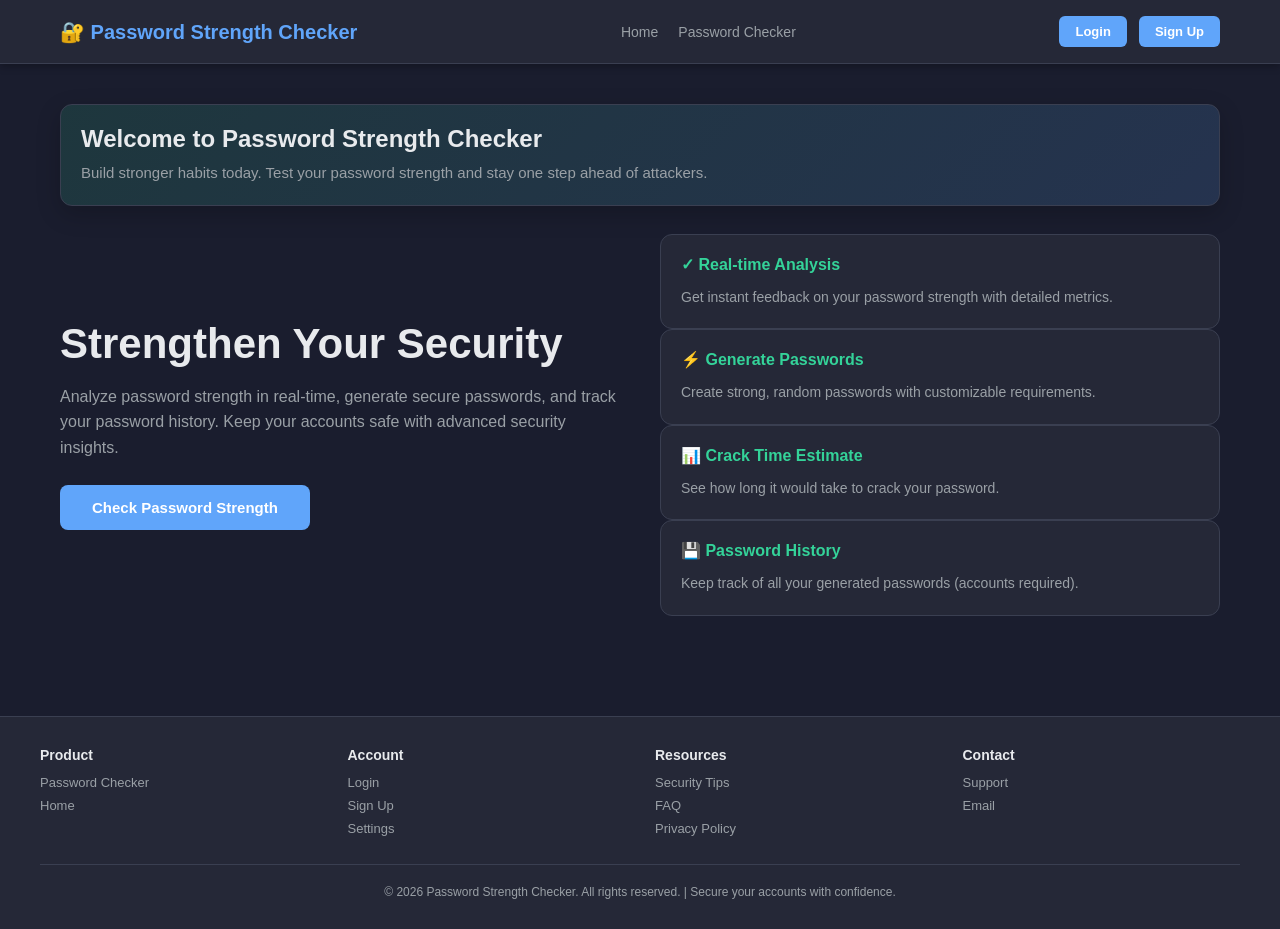
<file: index.html>
<!DOCTYPE html>
<html lang="en">
<head>
    <meta charset="UTF-8">
    <meta name="viewport" content="width=device-width, initial-scale=1.0">
    <title>Password Strength Checker - Secure Your Accounts</title>
    <link rel="stylesheet" href="website-style.css">
</head>
<body>
<div class="decorative-blob"></div>

<!-- HEADER & NAVIGATION -->
<header class="website-header">
    <div class="header-container">
        <a href="index.html" class="logo">🔐 Password Strength Checker</a>
        <nav class="nav-links">
            <a href="index.html#home" class="nav btn">
                <i class="fas fa-home"></i> Home
            </a>
            <a href="checker.html">Password Checker</a>
        </nav>
        <div class="auth-section">
            <!-- Populated by app.js -->
        </div>
    </div>
</header>

<!-- MAIN CONTENT -->
<main>
    <section class="welcome-board" id="welcomeBoard">
        <!-- Populated by app.js -->
    </section>

    <!-- HERO SECTION -->
    <section class="hero-section">
        <div class="hero-text">
            <h1>Strengthen Your Security</h1>
            <p>Analyze password strength in real-time, generate secure passwords, and track your password history. Keep your accounts safe with advanced security insights.</p>
            <a href="checker.html" class="btn-primary">Check Password Strength</a>
        </div>
        <div class="hero-features">
            <div class="feature-card">
                <h3>✓ Real-time Analysis</h3>
                <p>Get instant feedback on your password strength with detailed metrics.</p>
            </div>
            <div class="feature-card">
                <h3>⚡ Generate Passwords</h3>
                <p>Create strong, random passwords with customizable requirements.</p>
            </div>
            <div class="feature-card">
                <h3>📊 Crack Time Estimate</h3>
                <p>See how long it would take to crack your password.</p>
            </div>
            <div class="feature-card">
                <h3>💾 Password History</h3>
                <p>Keep track of all your generated passwords (accounts required).</p>
            </div>
        </div>
    </section>

    <!-- PASSWORD CHECKER REMOVED FROM HOME - simple CTA provided -->
    <!-- <section class="placeholder-section">
        <div style="max-width:720px;margin:40px auto;text-align:center;padding:24px;background:rgba(255,255,255,0.02);border-radius:12px;border:1px solid rgba(255,255,255,0.03);">
            <h2 style="font-size:22px;margin-bottom:12px;color:var(--text-primary);">Password checker moved to its own page</h2>
            <p style="color:var(--text-secondary);margin-bottom:18px;">To keep the homepage focused and faster to load, the interactive checker was moved out of the homepage. Use the dedicated checker from the navigation or generate and manage passwords after signing up.</p>
            <div style="display:flex;gap:12px;justify-content:center;">
                <a href="signup.html" class="btn-primary">Create Account</a>
                <a href="login.html" class="btn-primary" style="background:var(--medium);">Login</a>
            </div>
        </div>
    </section> -->
</main>

<!-- FOOTER -->
<footer class="website-footer">
    <div class="footer-container">
        <div class="footer-section">
            <h4>Product</h4>
            <a href="checker.html">Password Checker</a>
            <a href="index.html">Home</a>
        </div>
        <div class="footer-section">
            <h4>Account</h4>
            <a href="login.html">Login</a>
            <a href="signup.html">Sign Up</a>
            <a href="settings.html">Settings</a>
        </div>
        <div class="footer-section">
            <h4>Resources</h4>
            <a href="#">Security Tips</a>
            <a href="#">FAQ</a>
            <a href="#">Privacy Policy</a>
        </div>
        <div class="footer-section">
            <h4>Contact</h4>
            <a href="#">Support</a>
            <a href="#">Email</a>
        </div>
    </div>
    <div class="footer-bottom">
        <p>&copy; 2026 Password Strength Checker. All rights reserved. | Secure your accounts with confidence.</p>
    </div>
</footer>

<script src="app.js"></script>
<script>
    document.addEventListener('DOMContentLoaded', () => {
        initializeHomePage();
    });
</script>
</body>
</html>
</file>
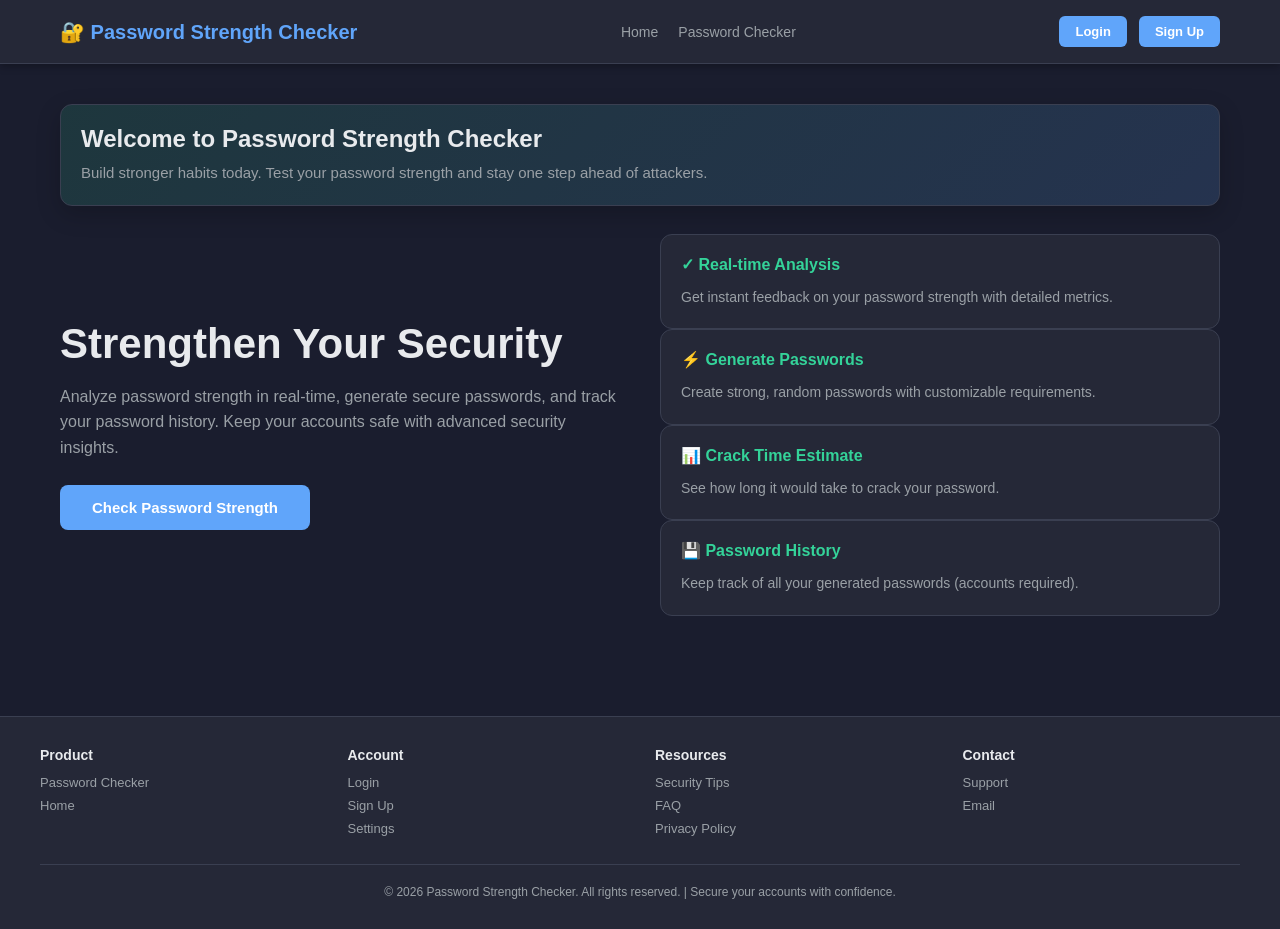
<file: PSC/index.html>
<!-- redeploy -->
<!DOCTYPE html>
<html lang="en">
<head>
    <meta charset="UTF-8">
    <meta name="viewport" content="width=device-width, initial-scale=1.0">
    <title>Password Strength Checker - Secure Your Accounts</title>
    <link rel="stylesheet" href="website-style.css">
</head>
<body>
<div class="decorative-blob"></div>

<!-- HEADER & NAVIGATION -->
<header class="website-header">
    <div class="header-container">
        <a href="index.html" class="logo">🔐 Password Strength Checker</a>
        <nav class="nav-links">
            <a href="index.html#home" class="nav btn">
                <i class="fas fa-home"></i> Home
            </a>
            <a href="checker.html">Password Checker</a>
        </nav>
        <div class="auth-section">
            <!-- Populated by app.js -->
        </div>
    </div>
</header>

<!-- MAIN CONTENT -->
<main>
    <section class="welcome-board" id="welcomeBoard">
        <!-- Populated by app.js -->
    </section>

    <!-- HERO SECTION -->
    <section class="hero-section">
        <div class="hero-text">
            <h1>Strengthen Your Security</h1>
            <p>Analyze password strength in real-time, generate secure passwords, and track your password history. Keep your accounts safe with advanced security insights.</p>
            <a href="checker.html" class="btn-primary">Check Password Strength</a>
        </div>
        <div class="hero-features">
            <div class="feature-card">
                <h3>✓ Real-time Analysis</h3>
                <p>Get instant feedback on your password strength with detailed metrics.</p>
            </div>
            <div class="feature-card">
                <h3>⚡ Generate Passwords</h3>
                <p>Create strong, random passwords with customizable requirements.</p>
            </div>
            <div class="feature-card">
                <h3>📊 Crack Time Estimate</h3>
                <p>See how long it would take to crack your password.</p>
            </div>
            <div class="feature-card">
                <h3>💾 Password History</h3>
                <p>Keep track of all your generated passwords (accounts required).</p>
            </div>
        </div>
    </section>

    <!-- PASSWORD CHECKER REMOVED FROM HOME - simple CTA provided -->
    <!-- <section class="placeholder-section">
        <div style="max-width:720px;margin:40px auto;text-align:center;padding:24px;background:rgba(255,255,255,0.02);border-radius:12px;border:1px solid rgba(255,255,255,0.03);">
            <h2 style="font-size:22px;margin-bottom:12px;color:var(--text-primary);">Password checker moved to its own page</h2>
            <p style="color:var(--text-secondary);margin-bottom:18px;">To keep the homepage focused and faster to load, the interactive checker was moved out of the homepage. Use the dedicated checker from the navigation or generate and manage passwords after signing up.</p>
            <div style="display:flex;gap:12px;justify-content:center;">
                <a href="signup.html" class="btn-primary">Create Account</a>
                <a href="login.html" class="btn-primary" style="background:var(--medium);">Login</a>
            </div>
        </div>
    </section> -->
</main>

<!-- FOOTER -->
<footer class="website-footer">
    <div class="footer-container">
        <div class="footer-section">
            <h4>Product</h4>
            <a href="checker.html">Password Checker</a>
            <a href="index.html">Home</a>
        </div>
        <div class="footer-section">
            <h4>Account</h4>
            <a href="login.html">Login</a>
            <a href="signup.html">Sign Up</a>
            <a href="settings.html">Settings</a>
        </div>
        <div class="footer-section">
            <h4>Resources</h4>
            <a href="#">Security Tips</a>
            <a href="#">FAQ</a>
            <a href="#">Privacy Policy</a>
        </div>
        <div class="footer-section">
            <h4>Contact</h4>
            <a href="#">Support</a>
            <a href="#">Email</a>
        </div>
    </div>
    <div class="footer-bottom">
        <p>&copy; 2026 Password Strength Checker. All rights reserved. | Secure your accounts with confidence.</p>
    </div>
</footer>


<script src="app.js"></script>
<script>
    document.addEventListener('DOMContentLoaded', () => {
        initializeHomePage();
    });
</script>
</body>
</html>
</file>
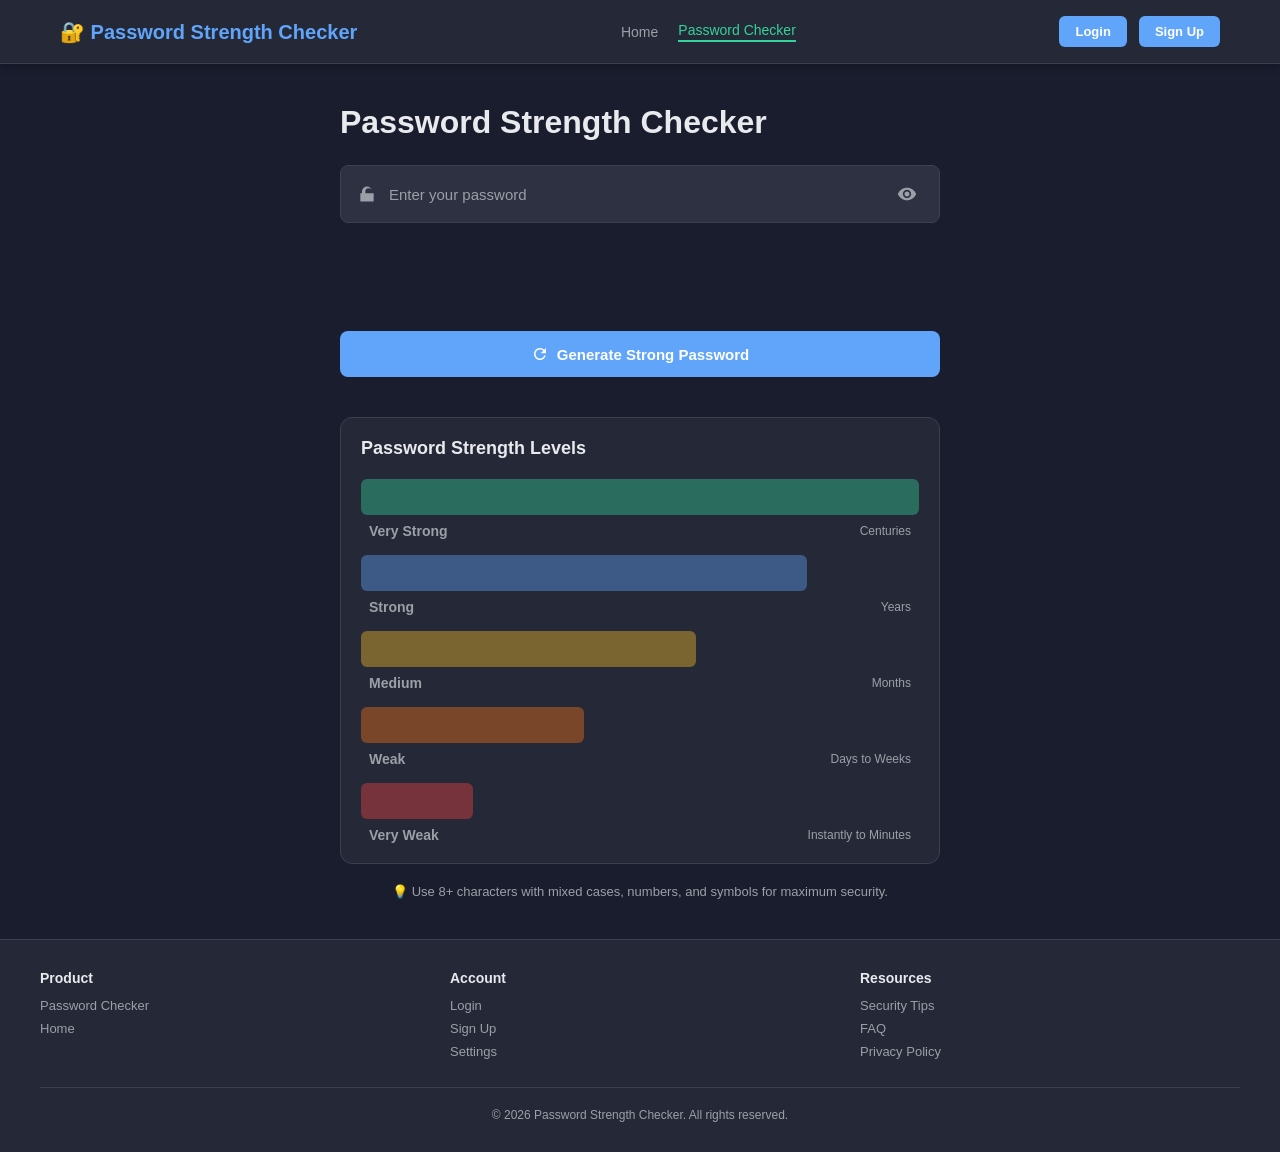
<file: checker.html>
<!DOCTYPE html>
<html lang="en">
<head>
    <meta charset="UTF-8">
    <meta name="viewport" content="width=device-width, initial-scale=1.0">
    <title>Password Checker - Password Strength Checker</title>
    <link rel="stylesheet" href="website-style.css">
</head>
<body>
<div class="decorative-blob"></div>

<!-- HEADER & NAVIGATION -->
<header class="website-header">
    <div class="header-container">
        <a href="index.html" class="logo">🔐 Password Strength Checker</a>
        <nav class="nav-links">
            <a href="index.html">Home</a>
            <a href="checker.html" class="active">Password Checker</a>
        </nav>
        <div class="auth-section">
            <!-- Populated by app.js -->
        </div>
    </div>
</header>

<!-- MAIN CONTENT -->
<main>
    <section class="password-section">
        <h1 class="page-title">Password Strength Checker</h1>

        <label class="input-wrap">
            <svg class="icon" viewBox="0 0 24 24" aria-hidden="true"><path fill="currentColor" d="M12 17a2 2 0 1 0 0-4 2 2 0 0 0 0 4zm6-6V9a6 6 0 0 0-12 0v2H4v10h16V11h-2zm-8-2a4 4 0 0 1 8 0v2H10V9z"/></svg>
            <input type="password" id="password" placeholder="Enter your password" autocomplete="new-password">
            <button type="button" class="toggle-password" id="togglePassword" aria-label="Toggle password visibility">
                <svg class="eye-icon" viewBox="0 0 24 24" aria-hidden="true">
                    <path class="eye-open" fill="currentColor" d="M12 4.5C7 4.5 2.73 7.61 1 12c1.73 4.39 6 7.5 11 7.5s9.27-3.11 11-7.5c-1.73-4.39-6-7.5-11-7.5zM12 17c-2.76 0-5-2.24-5-5s2.24-5 5-5 5 2.24 5 5-2.24 5-5 5zm0-8c-1.66 0-3 1.34-3 3s1.34 3 3 3 3-1.34 3-3-1.34-3-3-3z"/>
                    <path class="eye-closed" fill="currentColor" d="M12 7c2.76 0 5 2.24 5 5 0 .65-.13 1.26-.36 1.83l2.92 2.92c1.51-1.26 2.7-2.89 3.43-4.75-1.73-4.39-6-7.5-11-7.5-1.4 0-2.74.25-3.98.7l2.16 2.16C10.74 7.13 11.35 7 12 7zM2 4.27l2.28 2.28.46.46C3.08 8.3 1.78 10.02 1 12c1.73 4.39 6 7.5 11 7.5 1.55 0 3.03-.3 4.38-.84l.42.42L19.73 22 21 20.73 3.27 3 2 4.27zM7.53 9.8l1.55 1.55c-.05.21-.08.43-.08.65 0 1.66 1.34 3 3 3 .22 0 .44-.03.65-.08l1.55 1.55c-.67.33-1.41.53-2.2.53-2.76 0-5-2.24-5-5 0-.79.2-1.53.53-2.2zm4.31-.78l3.15 3.15.02-.16c0-1.66-1.34-3-3-3l-.17.01z"/>
                </svg>
            </button>
        </label>

        <div class="strength-info">
            <div class="strength-text" id="strengthText"></div>
            <div class="crack-time" id="crackTimeText"></div>
        </div>

        <div class="copy-container">
            <button type="button" class="copy-btn" id="copyBtn" style="display: none;">
                <svg class="btn-icon" viewBox="0 0 24 24" aria-hidden="true">
                    <path fill="currentColor" d="M16 1H4c-1.1 0-2 .9-2 2v14h2V3h12V1zm3 4H8c-1.1 0-2 .9-2 2v14c0 1.1.9 2 2 2h11c1.1 0 2-.9 2-2V7c0-1.1-.9-2-2-2zm0 16H8V7h11v14z"/>
                </svg>
                Copy Password
            </button>
        </div>

        <button type="button" class="generate-btn" id="generateBtn">
            <svg class="btn-icon" viewBox="0 0 24 24" aria-hidden="true">
                <path fill="currentColor" d="M17.65 6.35A7.958 7.958 0 0 0 12 4c-4.42 0-7.99 3.58-7.99 8s3.57 8 7.99 8c3.73 0 6.84-2.55 7.73-6h-2.08A5.99 5.99 0 0 1 12 18c-3.31 0-6-2.69-6-6s2.69-6 6-6c1.66 0 3.14.69 4.22 1.78L13 11h7V4l-2.35 2.35z"/>
            </svg>
            Generate Strong Password
        </button>

        <div class="strength-table">
            <h3 class="table-title">Password Strength Levels</h3>
            <div class="strength-bars">
                <div class="strength-bar" data-level="very-strong">
                    <div class="bar-fill very-strong-bar"></div>
                    <div class="bar-info">
                        <span class="bar-label">Very Strong</span>
                        <span class="bar-time">Centuries</span>
                    </div>
                </div>
                <div class="strength-bar" data-level="strong">
                    <div class="bar-fill strong-bar"></div>
                    <div class="bar-info">
                        <span class="bar-label">Strong</span>
                        <span class="bar-time">Years</span>
                    </div>
                </div>
                <div class="strength-bar" data-level="medium">
                    <div class="bar-fill medium-bar"></div>
                    <div class="bar-info">
                        <span class="bar-label">Medium</span>
                        <span class="bar-time">Months</span>
                    </div>
                </div>
                <div class="strength-bar" data-level="weak">
                    <div class="bar-fill weak-bar"></div>
                    <div class="bar-info">
                        <span class="bar-label">Weak</span>
                        <span class="bar-time">Days to Weeks</span>
                    </div>
                </div>
                <div class="strength-bar" data-level="very-weak">
                    <div class="bar-fill very-weak-bar"></div>
                    <div class="bar-info">
                        <span class="bar-label">Very Weak</span>
                        <span class="bar-time">Instantly to Minutes</span>
                    </div>
                </div>
            </div>
        </div>

        <p class="note">💡 Use 8+ characters with mixed cases, numbers, and symbols for maximum security.</p>
    </section>
</main>

<!-- FOOTER -->
<footer class="website-footer">
    <div class="footer-container">
        <div class="footer-section">
            <h4>Product</h4>
            <a href="checker.html">Password Checker</a>
            <a href="index.html">Home</a>
        </div>
        <div class="footer-section">
            <h4>Account</h4>
            <a href="login.html">Login</a>
            <a href="signup.html">Sign Up</a>
            <a href="settings.html">Settings</a>
        </div>
        <div class="footer-section">
            <h4>Resources</h4>
            <a href="#">Security Tips</a>
            <a href="#">FAQ</a>
            <a href="#">Privacy Policy</a>
        </div>
    </div>
    <div class="footer-bottom">
        <p>&copy; 2026 Password Strength Checker. All rights reserved.</p>
    </div>
</footer>

<script src="app.js"></script>
<script>
    document.addEventListener('DOMContentLoaded', () => {
        initializePasswordCheckPage();
    });
</script>
</body>
</html>
</file>
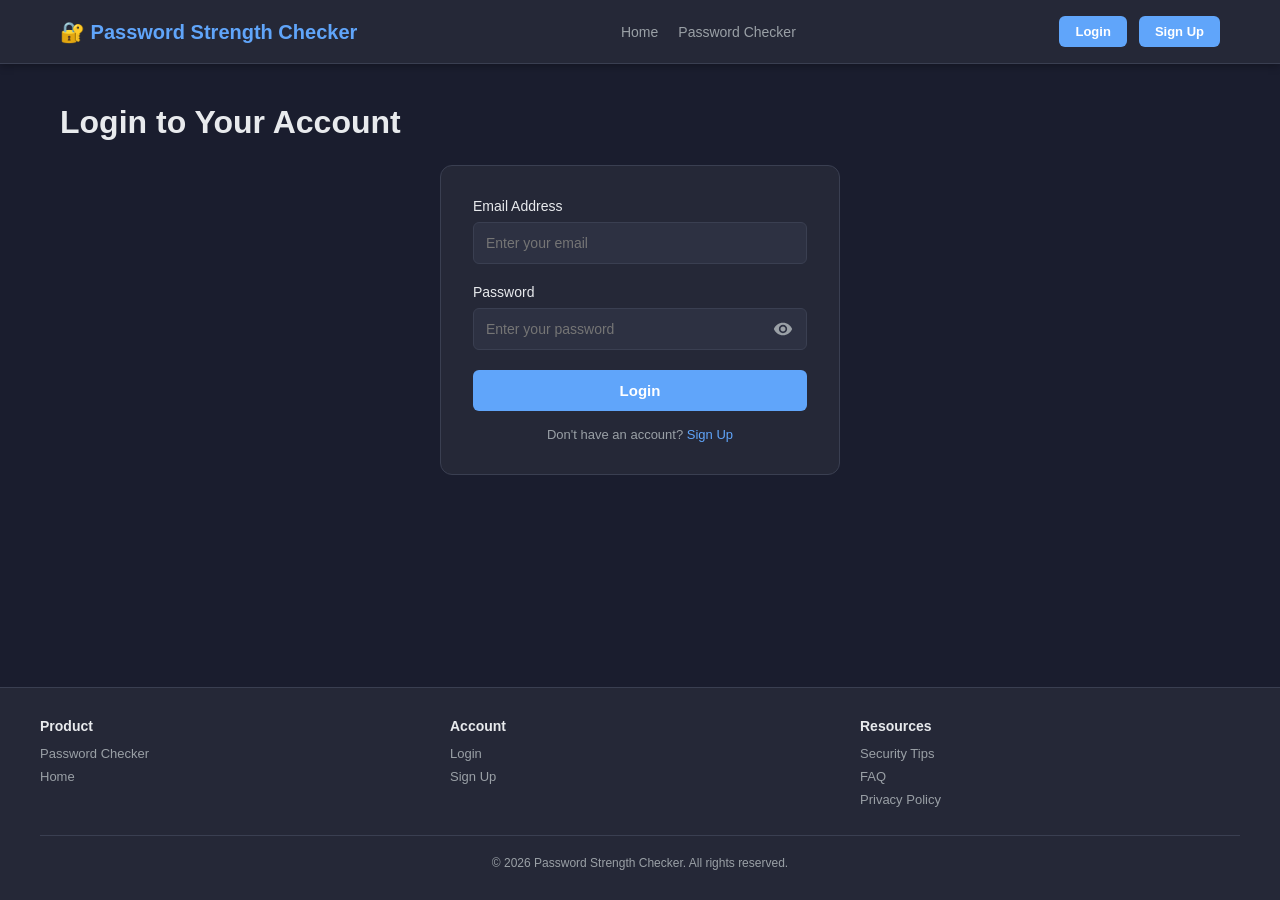
<file: history.html>
<!DOCTYPE html>
<html lang="en">
<head>
    <meta charset="UTF-8">
    <meta name="viewport" content="width=device-width, initial-scale=1.0">
    <title>Password History - Password Strength Checker</title>
    <link rel="stylesheet" href="website-style.css">
</head>
<body>
<div class="decorative-blob"></div>

<!-- HEADER & NAVIGATION -->
<header class="website-header">
    <div class="header-container">
        <a href="index.html" class="logo">🔐 Password Strength Checker</a>
        <nav class="nav-links">
            <a href="index.html">Home</a>
            <a href="checker.html">Password Checker</a>
        </nav>
        <div class="auth-section">
            <!-- Populated by app.js -->
        </div>
    </div>
</header>

<!-- MAIN CONTENT -->
<main>
    <h1 class="page-title">Password History</h1>
    
    <div class="history-container">
        <div class="history-controls">
            <button class="active" id="viewAllBtn">All Passwords</button>
            <button id="viewStrongBtn">Strong Only</button>
            <button id="clearHistory" class="btn-logout">Clear All</button>
        </div>

        <div class="history-list" id="historyList">
            <!-- Populated by app.js -->
        </div>
    </div>
</main>

<!-- FOOTER -->
<footer class="website-footer">
    <div class="footer-container">
        <div class="footer-section">
            <h4>Product</h4>
            <a href="checker.html">Password Checker</a>
            <a href="index.html">Home</a>
        </div>
        <div class="footer-section">
            <h4>Account</h4>
            <a href="login.html">Login</a>
            <a href="signup.html">Sign Up</a>
            <a href="settings.html">Settings</a>
        </div>
        <div class="footer-section">
            <h4>Resources</h4>
            <a href="#">Security Tips</a>
            <a href="#">FAQ</a>
            <a href="#">Privacy Policy</a>
        </div>
    </div>
    <div class="footer-bottom">
        <p>&copy; 2026 Password Strength Checker. All rights reserved.</p>
    </div>
</footer>

<script src="app.js"></script>
<script>
    document.addEventListener('DOMContentLoaded', () => {
        initializeHistoryPage();
    });
</script>
</body>
</html>
</file>
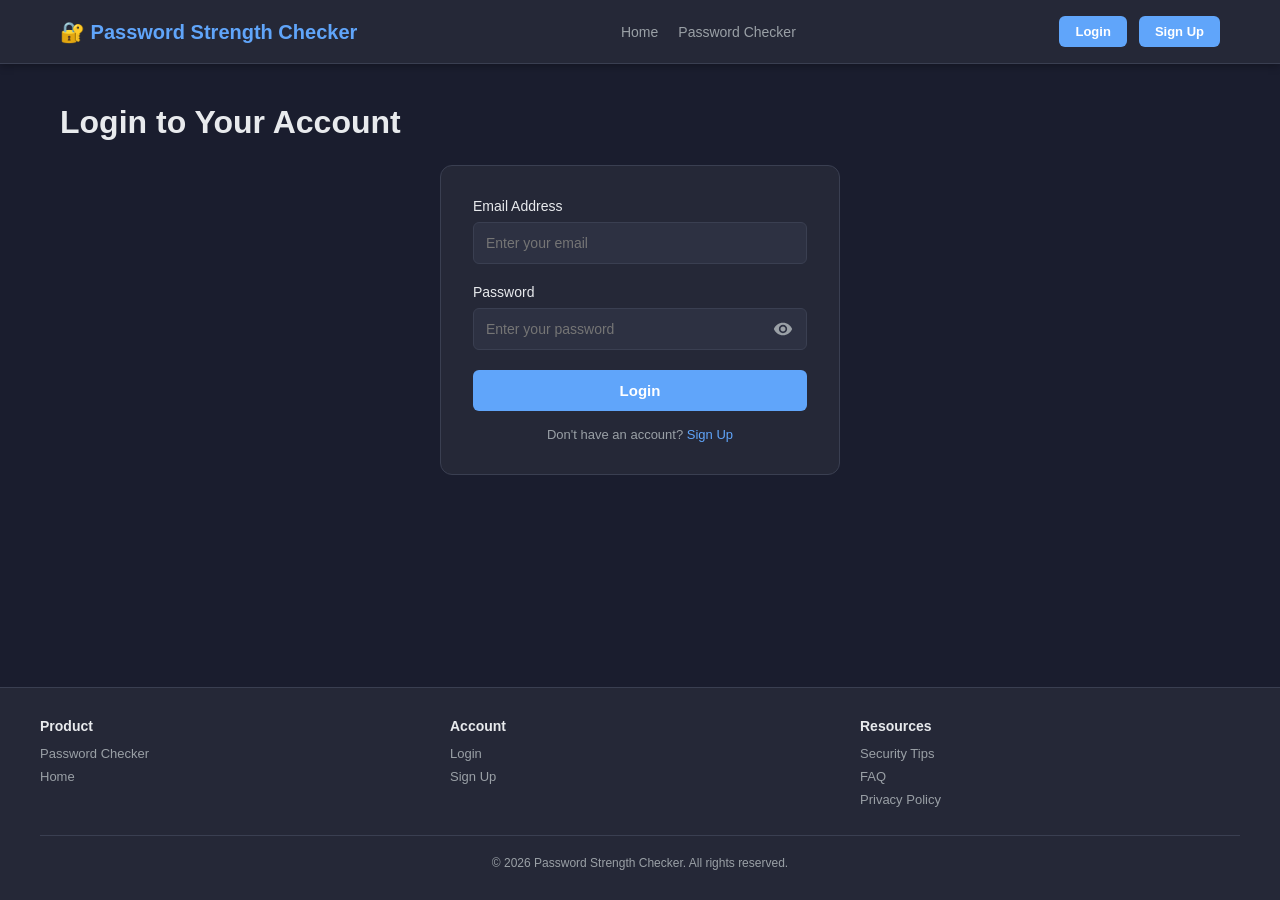
<file: login.html>
<!DOCTYPE html>
<html lang="en">
<head>
    <meta charset="UTF-8">
    <meta name="viewport" content="width=device-width, initial-scale=1.0">
    <title>Login - Password Strength Checker</title>
    <link rel="stylesheet" href="website-style.css">
</head>
<body>
<div class="decorative-blob"></div>

<!-- HEADER & NAVIGATION -->
<header class="website-header">
    <div class="header-container">
        <a href="index.html" class="logo">🔐 Password Strength Checker</a>
        <nav class="nav-links">
            <a href="index.html">Home</a>
            <a href="checker.html">Password Checker</a>
        </nav>
        <div class="auth-section">
            <!-- Populated by app.js -->
        </div>
    </div>
</header>

<!-- MAIN CONTENT -->
<main>
    <h1 class="page-title">Login to Your Account</h1>
    
    <div class="form-container">
        <form id="loginForm">
            <div class="form-group">
                <label for="loginEmail">Email Address</label>
                <input type="email" id="loginEmail" placeholder="Enter your email" required>
            </div>

            <div class="form-group">
                <label for="loginPassword">Password</label>
                <div class="password-field">
                    <input type="password" id="loginPassword" placeholder="Enter your password" required>
                    <button type="button" class="toggle-password" id="toggleLoginPassword" aria-label="Show password">
                        <svg class="eye-icon" viewBox="0 0 24 24" aria-hidden="true">
                            <path class="eye-open" fill="currentColor" d="M12 4.5C7 4.5 2.73 7.61 1 12c1.73 4.39 6 7.5 11 7.5s9.27-3.11 11-7.5c-1.73-4.39-6-7.5-11-7.5zM12 17c-2.76 0-5-2.24-5-5s2.24-5 5-5 5 2.24 5 5-2.24 5-5 5zm0-8c-1.66 0-3 1.34-3 3s1.34 3 3 3 3-1.34 3-3-1.34-3-3-3z"/>
                            <path class="eye-closed" fill="currentColor" d="M12 7c2.76 0 5 2.24 5 5 0 .65-.13 1.26-.36 1.83l2.92 2.92c1.51-1.26 2.7-2.89 3.43-4.75-1.73-4.39-6-7.5-11-7.5-1.4 0-2.74.25-3.98.7l2.16 2.16C10.74 7.13 11.35 7 12 7zM2 4.27l2.28 2.28.46.46C3.08 8.3 1.78 10.02 1 12c1.73 4.39 6 7.5 11 7.5 1.55 0 3.03-.3 4.38-.84l.42.42L19.73 22 21 20.73 3.27 3 2 4.27zM7.53 9.8l1.55 1.55c-.05.21-.08.43-.08.65 0 1.66 1.34 3 3 3 .22 0 .44-.03.65-.08l1.55 1.55c-.67.33-1.41.53-2.2.53-2.76 0-5-2.24-5-5 0-.79.2-1.53.53-2.2zm4.31-.78l3.15 3.15.02-.16c0-1.66-1.34-3-3-3l-.17.01z"/>
                        </svg>
                    </button>
                </div>
            </div>

            <button type="submit" class="form-btn">Login</button>

            <div class="form-switch">
                Don't have an account? <a href="signup.html">Sign Up</a>
            </div>
        </form>
    </div>
</main>

<!-- FOOTER -->
<footer class="website-footer">
    <div class="footer-container">
        <div class="footer-section">
            <h4>Product</h4>
            <a href="checker.html">Password Checker</a>
            <a href="index.html">Home</a>
        </div>
        <div class="footer-section">
            <h4>Account</h4>
            <a href="login.html">Login</a>
            <a href="signup.html">Sign Up</a>
        </div>
        <div class="footer-section">
            <h4>Resources</h4>
            <a href="#">Security Tips</a>
            <a href="#">FAQ</a>
            <a href="#">Privacy Policy</a>
        </div>
    </div>
    <div class="footer-bottom">
        <p>&copy; 2026 Password Strength Checker. All rights reserved.</p>
    </div>
</footer>

<script src="app.js"></script>
<script>
    document.addEventListener('DOMContentLoaded', () => {
        initializeLoginPage();
    });
</script>
</body>
</html>
</file>
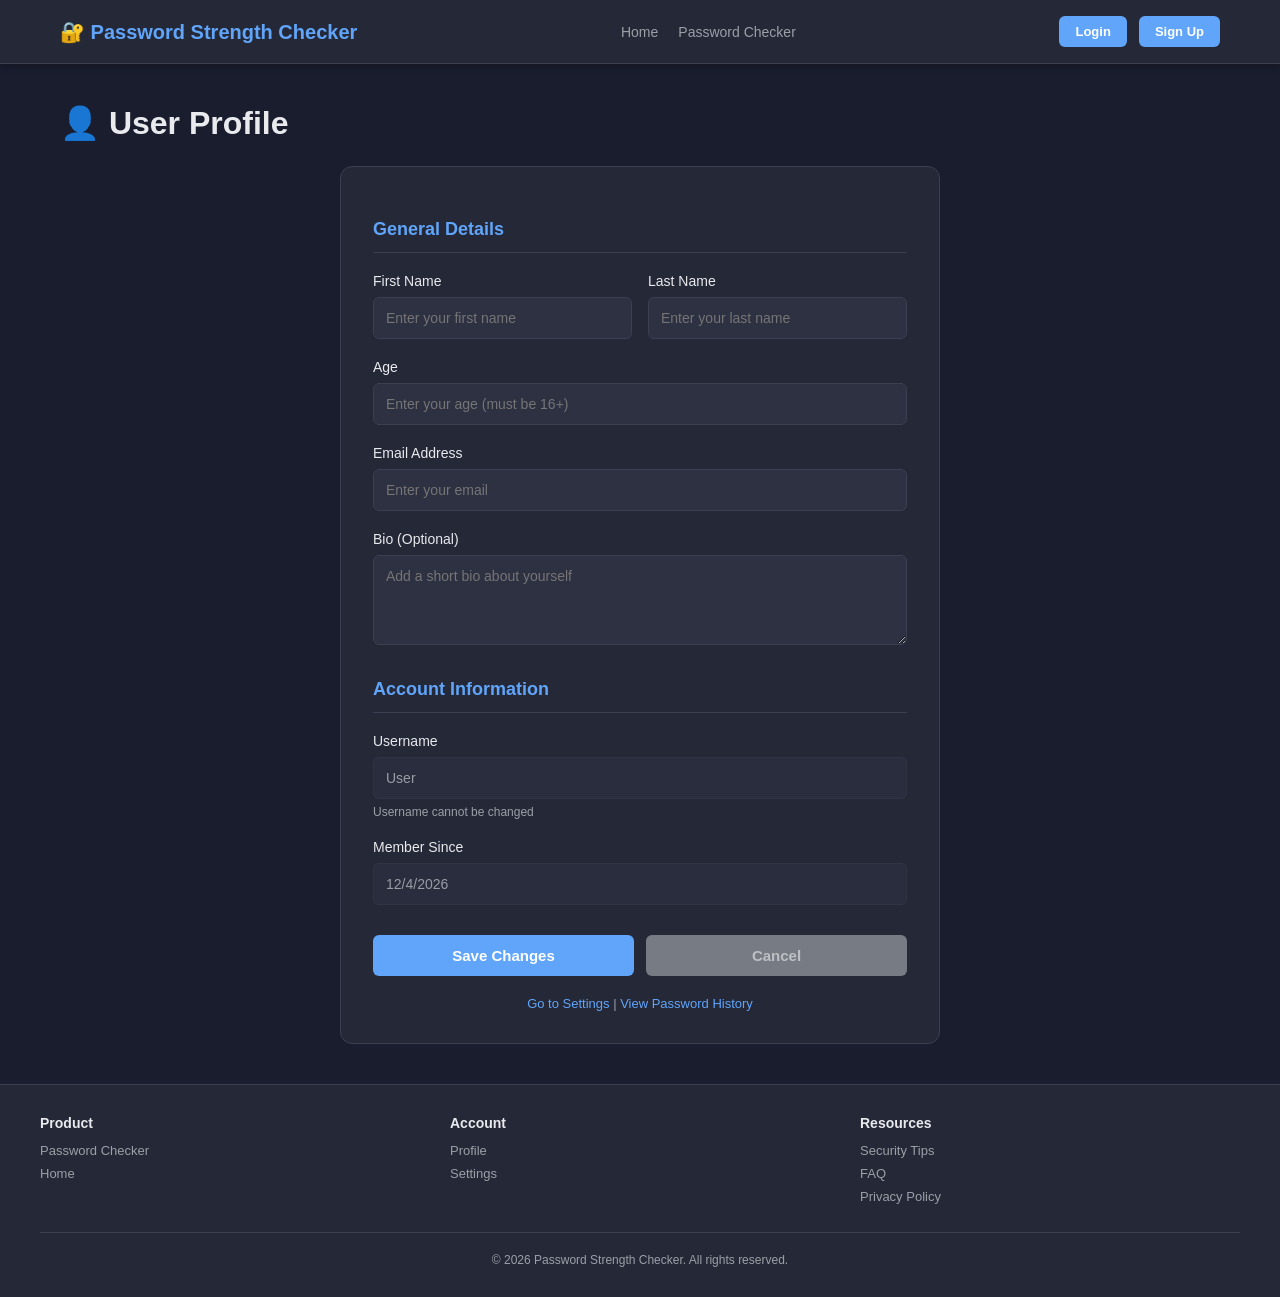
<file: profile.html>
<!DOCTYPE html>
<html lang="en">
<head>
    <meta charset="UTF-8">
    <meta name="viewport" content="width=device-width, initial-scale=1.0">
    <title>User Profile - Password Strength Checker</title>
    <link rel="stylesheet" href="website-style.css">
</head>
<body>
<div class="decorative-blob"></div>

<!-- HEADER & NAVIGATION -->
<header class="website-header">
    <div class="header-container">
        <a href="index.html" class="logo">🔐 Password Strength Checker</a>
        <nav class="nav-links">
            <a href="index.html">Home</a>
            <a href="checker.html">Password Checker</a>
        </nav>
        <div class="auth-section">
            <!-- Populated by app.js -->
        </div>
    </div>
</header>

<!-- MAIN CONTENT -->
<main>
    <h1 class="page-title">👤 User Profile</h1>
    
    <div class="form-container profile-container">
        <form id="profileForm">
            <h2 class="profile-section-title">General Details</h2>
            
            <!-- Name Fields Side by Side -->
            <div class="form-row">
                <div class="form-group form-col">
                    <label for="profileFirstName">First Name</label>
                    <input type="text" id="profileFirstName" placeholder="Enter your first name" required>
                </div>

                <div class="form-group form-col">
                    <label for="profileLastName">Last Name</label>
                    <input type="text" id="profileLastName" placeholder="Enter your last name" required>
                </div>
            </div>

            <!-- Age Field -->
            <div class="form-group">
                <label for="profileAge">Age</label>
                <input type="number" id="profileAge" placeholder="Enter your age (must be 16+)" min="16" max="120" required>
                <span class="form-error" id="ageError" style="display: none; color: var(--very-weak); font-size: 12px; margin-top: 4px;">Age must be 16 years or older</span>
            </div>

            <!-- Email Field -->
            <div class="form-group">
                <label for="profileEmail">Email Address</label>
                <input type="email" id="profileEmail" placeholder="Enter your email" required>
            </div>

            <!-- Bio Field -->
            <div class="form-group">
                <label for="profileBio">Bio (Optional)</label>
                <textarea id="profileBio" placeholder="Add a short bio about yourself" rows="4" style="width: 100%; padding: 12px; background: var(--bg-input); border: 1px solid var(--border); border-radius: 6px; color: var(--text-primary); font-size: 14px; font-family: inherit; resize: vertical;"></textarea>
            </div>

            <!-- Account Information Section -->
            <h2 class="profile-section-title" style="margin-top: 30px;">Account Information</h2>
            
            <div class="form-group">
                <label for="profileUsername">Username</label>
                <input type="text" id="profileUsername" placeholder="Your username" disabled style="background: var(--bg-input); opacity: 0.6; cursor: not-allowed;">
                <span class="form-hint">Username cannot be changed</span>
            </div>

            <div class="form-group">
                <label for="profileMemberSince">Member Since</label>
                <input type="text" id="profileMemberSince" placeholder="Join date" disabled style="background: var(--bg-input); opacity: 0.6; cursor: not-allowed;">
            </div>

            <!-- Action Buttons -->
            <div class="button-group" style="display: flex; gap: 12px; margin-top: 30px;">
                <button type="submit" class="form-btn" style="flex: 1;">Save Changes</button>
                <button type="reset" class="form-btn btn-secondary" style="flex: 1; background: var(--text-secondary); opacity: 0.7;">Cancel</button>
            </div>

            <div class="form-switch" style="margin-top: 20px;">
                <a href="settings.html" style="color: var(--strong);">Go to Settings</a> | 
                <a href="history.html" style="color: var(--strong);">View Password History</a>
            </div>
        </form>
    </div>
</main>

<!-- FOOTER -->
<footer class="website-footer">
    <div class="footer-container">
        <div class="footer-section">
            <h4>Product</h4>
            <a href="checker.html">Password Checker</a>
            <a href="index.html">Home</a>
        </div>
        <div class="footer-section">
            <h4>Account</h4>
            <a href="profile.html">Profile</a>
            <a href="settings.html">Settings</a>
        </div>
        <div class="footer-section">
            <h4>Resources</h4>
            <a href="#">Security Tips</a>
            <a href="#">FAQ</a>
            <a href="#">Privacy Policy</a>
        </div>
    </div>
    <div class="footer-bottom">
        <p>&copy; 2026 Password Strength Checker. All rights reserved.</p>
    </div>
</footer>

<script src="app.js"></script>
<script>
    document.addEventListener('DOMContentLoaded', () => {
        initializeProfilePage();
    });

    function initializeProfilePage() {
        const profileForm = document.getElementById('profileForm');
        const ageInput = document.getElementById('profileAge');
        const ageError = document.getElementById('ageError');

        // Load user profile data from current user or localStorage
        let userData = null;
        const currentUser = JSON.parse(localStorage.getItem('psc_currentUser'));
        if (currentUser) {
            userData = currentUser;
        } else {
            userData = JSON.parse(localStorage.getItem('userData')) || {};
        }
        
        if (userData) {
            document.getElementById('profileFirstName').value = userData.firstName || '';
            document.getElementById('profileLastName').value = userData.lastName || '';
            document.getElementById('profileAge').value = userData.age || '';
            document.getElementById('profileEmail').value = userData.email || currentUser?.email || '';
            document.getElementById('profileBio').value = userData.bio || '';
            document.getElementById('profileUsername').value = userData.email || currentUser?.email || 'User';
            document.getElementById('profileMemberSince').value = userData.createdAt ? new Date(userData.createdAt).toLocaleDateString() : new Date().toLocaleDateString();
        }

        // Age validation - must be 16 or older
        ageInput.addEventListener('change', () => {
            const age = parseInt(ageInput.value);
            if (age < 16) {
                ageError.style.display = 'block';
                ageInput.style.borderColor = 'var(--very-weak)';
            } else {
                ageError.style.display = 'none';
                ageInput.style.borderColor = 'var(--border)';
            }
        });

        ageInput.addEventListener('input', () => {
            const age = parseInt(ageInput.value);
            if (age && age < 16) {
                ageError.style.display = 'block';
            } else {
                ageError.style.display = 'none';
            }
        });

        // Form submission
        profileForm.addEventListener('submit', (e) => {
            e.preventDefault();

            const firstName = document.getElementById('profileFirstName').value.trim();
            const lastName = document.getElementById('profileLastName').value.trim();
            const age = parseInt(document.getElementById('profileAge').value);
            const email = document.getElementById('profileEmail').value.trim();
            const bio = document.getElementById('profileBio').value.trim();

            // Validate age
            if (age < 16) {
                alert('⚠️ Age must be 16 years or older');
                ageError.style.display = 'block';
                return;
            }

            if (!firstName || !lastName || !email) {
                alert('⚠️ Please fill in all required fields');
                return;
            }

            // Save profile data
            const profileData = {
                firstName,
                lastName,
                age,
                email,
                bio,
                username: userData.username || userData.email || 'User',
                joinDate: userData.joinDate || userData.createdAt || new Date().toLocaleDateString()
            };

            // Update user profile in localStorage
            localStorage.setItem('userData', JSON.stringify(profileData));

            // Update the current user session
            const currentUser = JSON.parse(localStorage.getItem('psc_currentUser'));
            if (currentUser) {
                currentUser.firstName = firstName;
                currentUser.lastName = lastName;
                currentUser.age = age;
                currentUser.email = email;
                currentUser.bio = bio;
                localStorage.setItem('psc_currentUser', JSON.stringify(currentUser));

                // Also update in the users database
                const users = JSON.parse(localStorage.getItem('psc_users') || '{}');
                const userEmail = currentUser.email || currentUser.storageKey;
                if (users[userEmail]) {
                    users[userEmail].firstName = firstName;
                    users[userEmail].lastName = lastName;
                    users[userEmail].age = age;
                    if (bio) users[userEmail].bio = bio;
                    localStorage.setItem('psc_users', JSON.stringify(users));
                }
            }

            // Update welcome board if on home page
            const welcomeBoard = document.getElementById('welcomeBoard');
            if (welcomeBoard) {
                welcomeBoard.innerHTML = `
                    <h2>Welcome, ${firstName}!</h2>
                    <p>Strong passwords are your first defense. Run a quick check now and keep your accounts safe.</p>
                `;
            }

            alert('✓ Profile updated successfully!');
            console.log('Profile saved:', profileData);
        });
    }
</script>
</body>
</html>
</file>
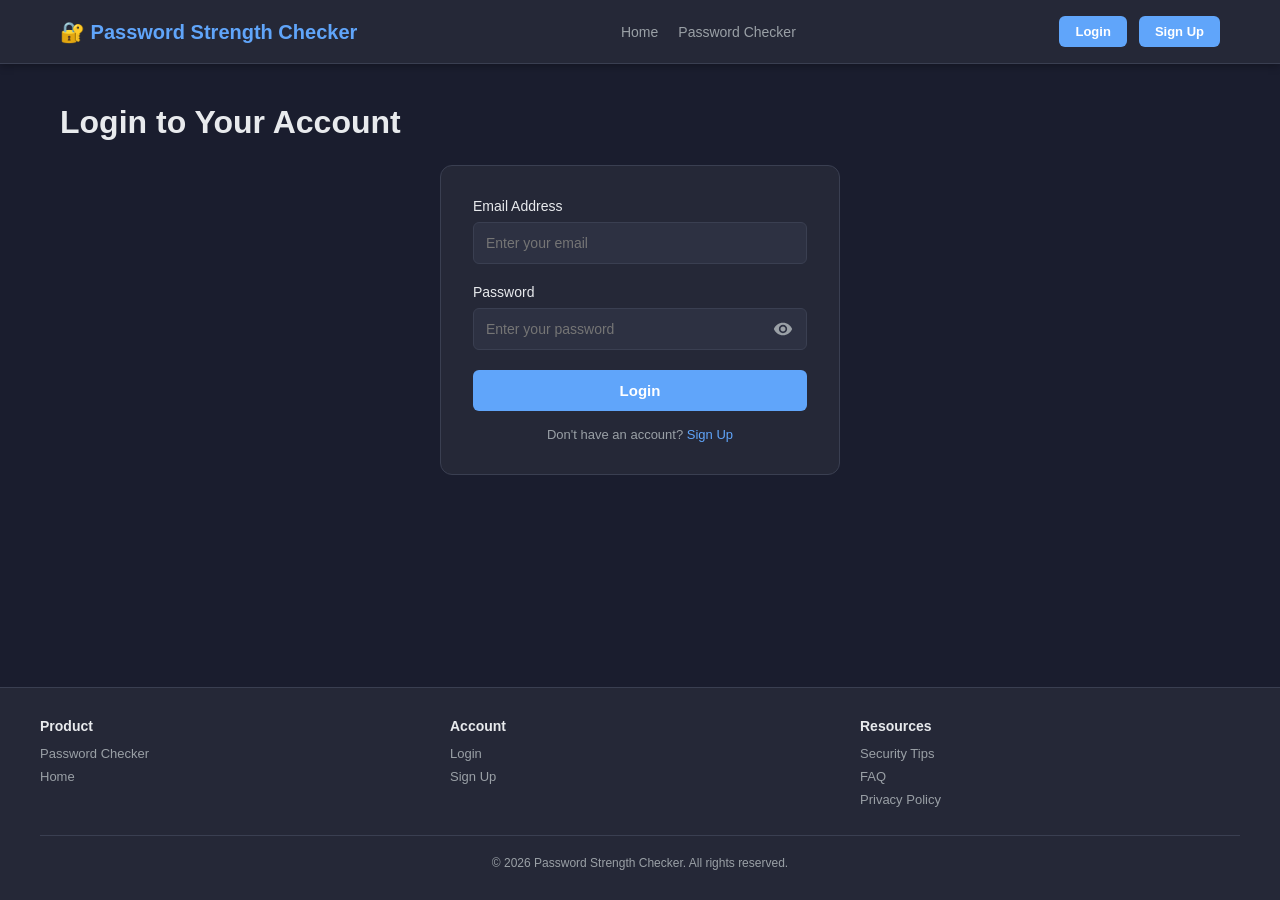
<file: settings.html>
<!DOCTYPE html>
<html lang="en">
<head>
    <meta charset="UTF-8">
    <meta name="viewport" content="width=device-width, initial-scale=1.0">
    <title>Settings - Password Strength Checker</title>
    <link rel="stylesheet" href="website-style.css">
</head>
<body>
<div class="decorative-blob"></div>

<!-- HEADER & NAVIGATION -->
<header class="website-header">
    <div class="header-container">
        <a href="index.html" class="logo">🔐 Password Strength Checker</a>
        <nav class="nav-links">
            <a href="index.html">Home</a>
            <a href="checker.html">Password Checker</a>
        </nav>
        <div class="auth-section">
            <!-- Populated by app.js -->
        </div>
    </div>
</header>

<!-- MAIN CONTENT -->
<main>
    <h1 class="page-title">Account Settings</h1>
    
    <div class="settings-container">
        <!-- Security Settings -->
        <div class="settings-section">
            <h3>🔒 Security Settings</h3>
            
            <div class="setting-item">
                <label class="setting-label">Auto-Logout Time (minutes)</label>
                <p class="setting-description">Automatically log out after inactivity</p>
                <input type="number" id="autoLogoutMinutes" class="setting-input" min="5" max="240" value="30">
            </div>

            <div class="setting-item">
                <label class="setting-label">Password History Limit</label>
                <p class="setting-description">Maximum number of passwords to keep in history</p>
                <input type="number" id="historyLimit" class="setting-input" min="10" max="200" value="50">
            </div>

            <div class="setting-item">
                <label class="setting-label">Enable Notifications</label>
                <p class="setting-description">Get alerts for important account activities</p>
                <div class="setting-toggle" id="notificationsToggle">
                    <div class="toggle-switch active">
                        <div class="toggle-slider"></div>
                    </div>
                    <span>Enabled</span>
                </div>
            </div>
        </div>

        <!-- Password Strength Features -->
        <div class="settings-section">
            <h3>⚡ Password Strength Features</h3>
            
            <div class="setting-item">
                <label class="setting-label">Minimum Password Length</label>
                <p class="setting-description">Recommended: 8+ characters</p>
                <div class="setting-description">✓ Current: 8 characters</div>
            </div>

            <div class="setting-item">
                <label class="setting-label">Required Character Types</label>
                <p class="setting-description">For "Very Strong" password rating:</p>
                <ul style="margin-left: 20px; font-size: 13px; color: var(--text-secondary);">
                    <li>✓ Uppercase letters (A-Z)</li>
                    <li>✓ Lowercase letters (a-z)</li>
                    <li>✓ Numbers (0-9)</li>
                    <li>✓ Special symbols (!@#$%^&*)</li>
                </ul>
            </div>

            <div class="setting-item">
                <label class="setting-label">Crack Time Estimation</label>
                <p class="setting-description">See how long it would take to crack your password with 1 billion guesses/second</p>
            </div>
        </div>

        <!-- Account Actions -->
        <div class="settings-section">
            <h3>⚙️ Account Actions</h3>
            
            <div class="setting-item">
                <button class="form-btn" id="saveSettings" style="width: 100%; max-width: 200px;">Save Settings</button>
            </div>

            <div class="setting-item">
                <label class="setting-label">Logout</label>
                <p class="setting-description">End your current session</p>
                <button class="form-btn btn-logout" onclick="auth.logout(); window.location.href='index.html';" style="width: 100%; max-width: 200px;">Logout Now</button>
            </div>
        </div>

        <!-- Password Strength Components Info -->
        <div class="settings-section">
            <h3>📊 Password Strength Components</h3>
            
            <div class="setting-item">
                <label class="setting-label">Strength Levels</label>
                <div style="margin-top: 12px; display: grid; gap: 8px;">
                    <div style="padding: 8px; background: var(--bg-input); border-radius: 6px; font-size: 13px;">
                        <strong style="color: var(--very-strong);">Very Strong (5/5)</strong> - Centuries to crack
                    </div>
                    <div style="padding: 8px; background: var(--bg-input); border-radius: 6px; font-size: 13px;">
                        <strong style="color: var(--strong);">Strong (4/5)</strong> - Years to crack
                    </div>
                    <div style="padding: 8px; background: var(--bg-input); border-radius: 6px; font-size: 13px;">
                        <strong style="color: var(--medium);">Medium (3/5)</strong> - Months to crack
                    </div>
                    <div style="padding: 8px; background: var(--bg-input); border-radius: 6px; font-size: 13px;">
                        <strong style="color: var(--weak);">Weak (2/5)</strong> - Days to Weeks to crack
                    </div>
                    <div style="padding: 8px; background: var(--bg-input); border-radius: 6px; font-size: 13px;">
                        <strong style="color: var(--very-weak);">Very Weak (0-1/5)</strong> - Instantly to Minutes
                    </div>
                </div>
            </div>

            <div class="setting-item">
                <label class="setting-label">Recommended Features</label>
                <ul style="margin-left: 20px; font-size: 13px; color: var(--text-secondary);">
                    <li>✓ Toggle password visibility while typing</li>
                    <li>✓ Generate strong random passwords instantly</li>
                    <li>✓ View password strength analysis in real-time</li>
                    <li>✓ Keep history of created passwords (requires account)</li>
                    <li>✓ Copy passwords with one click</li>
                    <li>✓ Auto-logout for security</li>
                </ul>
            </div>
        </div>
    </div>
</main>

<!-- FOOTER -->
<footer class="website-footer">
    <div class="footer-container">
        <div class="footer-section">
            <h4>Product</h4>
            <a href="checker.html">Password Checker</a>
            <a href="index.html">Home</a>
        </div>
        <div class="footer-section">
            <h4>Account</h4>
            <a href="login.html">Login</a>
            <a href="signup.html">Sign Up</a>
            <a href="settings.html">Settings</a>
        </div>
        <div class="footer-section">
            <h4>Resources</h4>
            <a href="#">Security Tips</a>
            <a href="#">FAQ</a>
            <a href="#">Privacy Policy</a>
        </div>
    </div>
    <div class="footer-bottom">
        <p>&copy; 2026 Password Strength Checker. All rights reserved.</p>
    </div>
</footer>

<script src="app.js"></script>
<script>
    document.addEventListener('DOMContentLoaded', () => {
        initializeSettingsPage();
    });
</script>
</body>
</html>
</file>
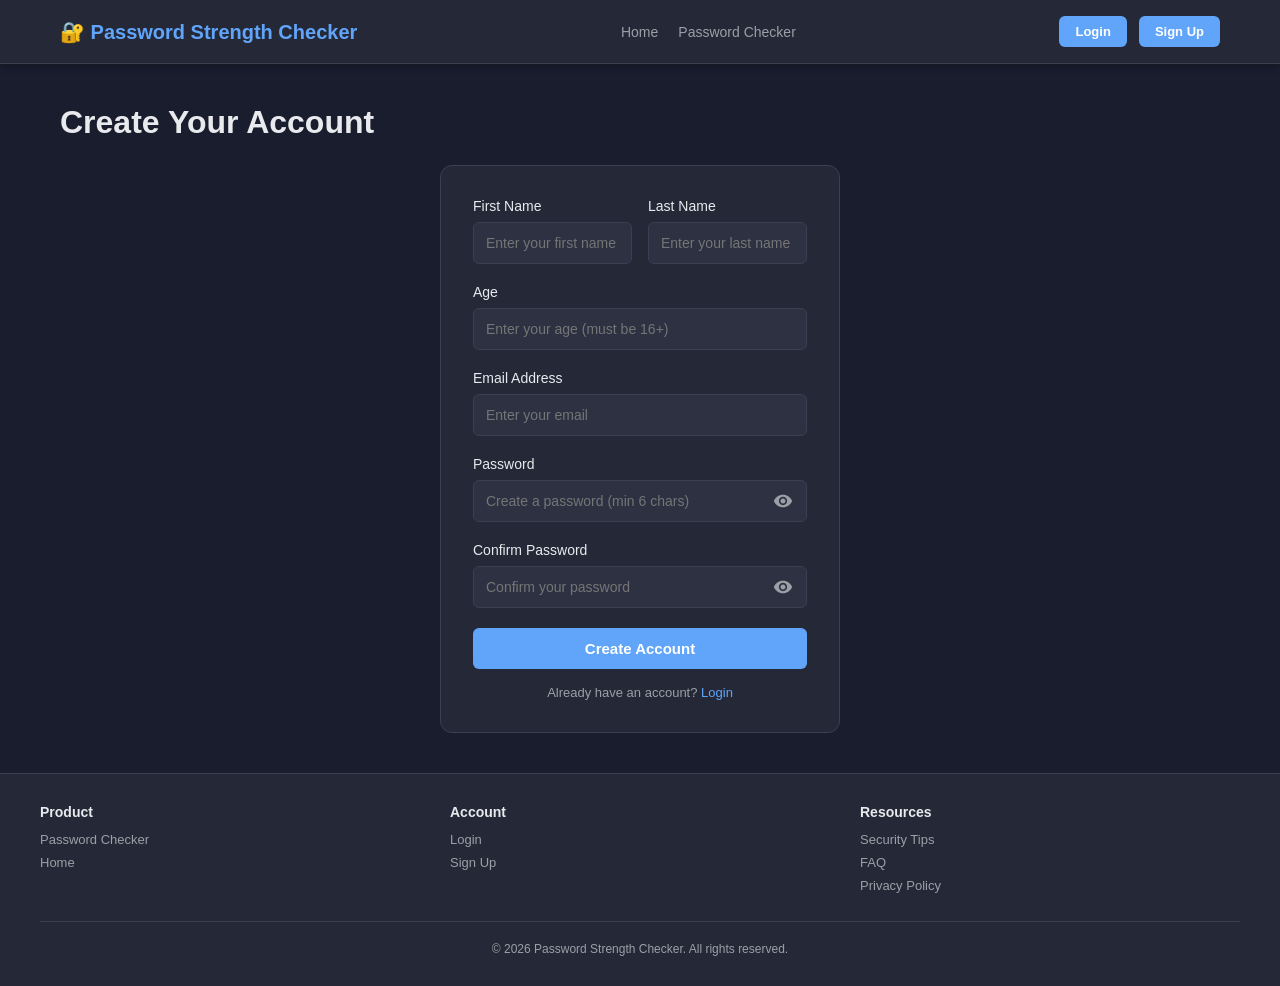
<file: signup.html>
<!DOCTYPE html>
<html lang="en">
<head>
    <meta charset="UTF-8">
    <meta name="viewport" content="width=device-width, initial-scale=1.0">
    <title>Sign Up - Password Strength Checker</title>
    <link rel="stylesheet" href="website-style.css">
</head>
<body>
<div class="decorative-blob"></div>

<!-- HEADER & NAVIGATION -->
<header class="website-header">
    <div class="header-container">
        <a href="index.html" class="logo">🔐 Password Strength Checker</a>
        <nav class="nav-links">
            <a href="index.html">Home</a>
            <a href="checker.html">Password Checker</a>
        </nav>
        <div class="auth-section">
            <!-- Populated by app.js -->
        </div>
    </div>
</header>

<!-- MAIN CONTENT -->
<main>
    <h1 class="page-title">Create Your Account</h1>
    
    <div class="form-container">
        <form id="signupForm">
            <div class="form-row">
                <div class="form-group form-col">
                    <label for="signupFirstName">First Name</label>
                    <input type="text" id="signupFirstName" placeholder="Enter your first name" required>
                </div>

                <div class="form-group form-col">
                    <label for="signupLastName">Last Name</label>
                    <input type="text" id="signupLastName" placeholder="Enter your last name" required>
                </div>
            </div>

            <div class="form-group">
                <label for="signupAge">Age</label>
                <input type="number" id="signupAge" placeholder="Enter your age (must be 16+)" min="16" max="120" required>
                <span class="form-error" id="signupAgeError" style="display: none; color: var(--very-weak); font-size: 12px; margin-top: 4px;">Age must be 16 years or older</span>
            </div>

            <div class="form-group">
                <label for="signupEmail">Email Address</label>
                <input type="email" id="signupEmail" placeholder="Enter your email" required>
            </div>

            <div class="form-group">
                <label for="signupPassword">Password</label>
                <div class="password-field">
                    <input type="password" id="signupPassword" placeholder="Create a password (min 6 chars)" required>
                    <button type="button" class="toggle-password" id="toggleSignupPassword" aria-label="Show password">
                        <svg class="eye-icon" viewBox="0 0 24 24" aria-hidden="true">
                            <path class="eye-open" fill="currentColor" d="M12 4.5C7 4.5 2.73 7.61 1 12c1.73 4.39 6 7.5 11 7.5s9.27-3.11 11-7.5c-1.73-4.39-6-7.5-11-7.5zM12 17c-2.76 0-5-2.24-5-5s2.24-5 5-5 5 2.24 5 5-2.24 5-5 5zm0-8c-1.66 0-3 1.34-3 3s1.34 3 3 3 3-1.34 3-3-1.34-3-3-3z"/>
                            <path class="eye-closed" fill="currentColor" d="M12 7c2.76 0 5 2.24 5 5 0 .65-.13 1.26-.36 1.83l2.92 2.92c1.51-1.26 2.7-2.89 3.43-4.75-1.73-4.39-6-7.5-11-7.5-1.4 0-2.74.25-3.98.7l2.16 2.16C10.74 7.13 11.35 7 12 7zM2 4.27l2.28 2.28.46.46C3.08 8.3 1.78 10.02 1 12c1.73 4.39 6 7.5 11 7.5 1.55 0 3.03-.3 4.38-.84l.42.42L19.73 22 21 20.73 3.27 3 2 4.27zM7.53 9.8l1.55 1.55c-.05.21-.08.43-.08.65 0 1.66 1.34 3 3 3 .22 0 .44-.03.65-.08l1.55 1.55c-.67.33-1.41.53-2.2.53-2.76 0-5-2.24-5-5 0-.79.2-1.53.53-2.2zm4.31-.78l3.15 3.15.02-.16c0-1.66-1.34-3-3-3l-.17.01z"/>
                        </svg>
                    </button>
                </div>
            </div>

            <div class="form-group">
                <label for="signupPassword2">Confirm Password</label>
                <div class="password-field">
                    <input type="password" id="signupPassword2" placeholder="Confirm your password" required>
                    <button type="button" class="toggle-password" id="toggleSignupPassword2" aria-label="Show password">
                        <svg class="eye-icon" viewBox="0 0 24 24" aria-hidden="true">
                            <path class="eye-open" fill="currentColor" d="M12 4.5C7 4.5 2.73 7.61 1 12c1.73 4.39 6 7.5 11 7.5s9.27-3.11 11-7.5c-1.73-4.39-6-7.5-11-7.5zM12 17c-2.76 0-5-2.24-5-5s2.24-5 5-5 5 2.24 5 5-2.24 5-5 5zm0-8c-1.66 0-3 1.34-3 3s1.34 3 3 3 3-1.34 3-3-1.34-3-3-3z"/>
                            <path class="eye-closed" fill="currentColor" d="M12 7c2.76 0 5 2.24 5 5 0 .65-.13 1.26-.36 1.83l2.92 2.92c1.51-1.26 2.7-2.89 3.43-4.75-1.73-4.39-6-7.5-11-7.5-1.4 0-2.74.25-3.98.7l2.16 2.16C10.74 7.13 11.35 7 12 7zM2 4.27l2.28 2.28.46.46C3.08 8.3 1.78 10.02 1 12c1.73 4.39 6 7.5 11 7.5 1.55 0 3.03-.3 4.38-.84l.42.42L19.73 22 21 20.73 3.27 3 2 4.27zM7.53 9.8l1.55 1.55c-.05.21-.08.43-.08.65 0 1.66 1.34 3 3 3 .22 0 .44-.03.65-.08l1.55 1.55c-.67.33-1.41.53-2.2.53-2.76 0-5-2.24-5-5 0-.79.2-1.53.53-2.2zm4.31-.78l3.15 3.15.02-.16c0-1.66-1.34-3-3-3l-.17.01z"/>
                        </svg>
                    </button>
                </div>
            </div>

            <button type="submit" class="form-btn">Create Account</button>

            <div class="form-switch">
                Already have an account? <a href="login.html">Login</a>
            </div>
        </form>
    </div>
</main>

<!-- FOOTER -->
<footer class="website-footer">
    <div class="footer-container">
        <div class="footer-section">
            <h4>Product</h4>
            <a href="checker.html">Password Checker</a>
            <a href="index.html">Home</a>
        </div>
        <div class="footer-section">
            <h4>Account</h4>
            <a href="login.html">Login</a>
            <a href="signup.html">Sign Up</a>
        </div>
        <div class="footer-section">
            <h4>Resources</h4>
            <a href="#">Security Tips</a>
            <a href="#">FAQ</a>
            <a href="#">Privacy Policy</a>
        </div>
    </div>
    <div class="footer-bottom">
        <p>&copy; 2026 Password Strength Checker. All rights reserved.</p>
    </div>
</footer>

<script src="app.js"></script>
<script>
    document.addEventListener('DOMContentLoaded', () => {
        initializeSignupPage();
    });
</script>
</body>
</html>
</file>
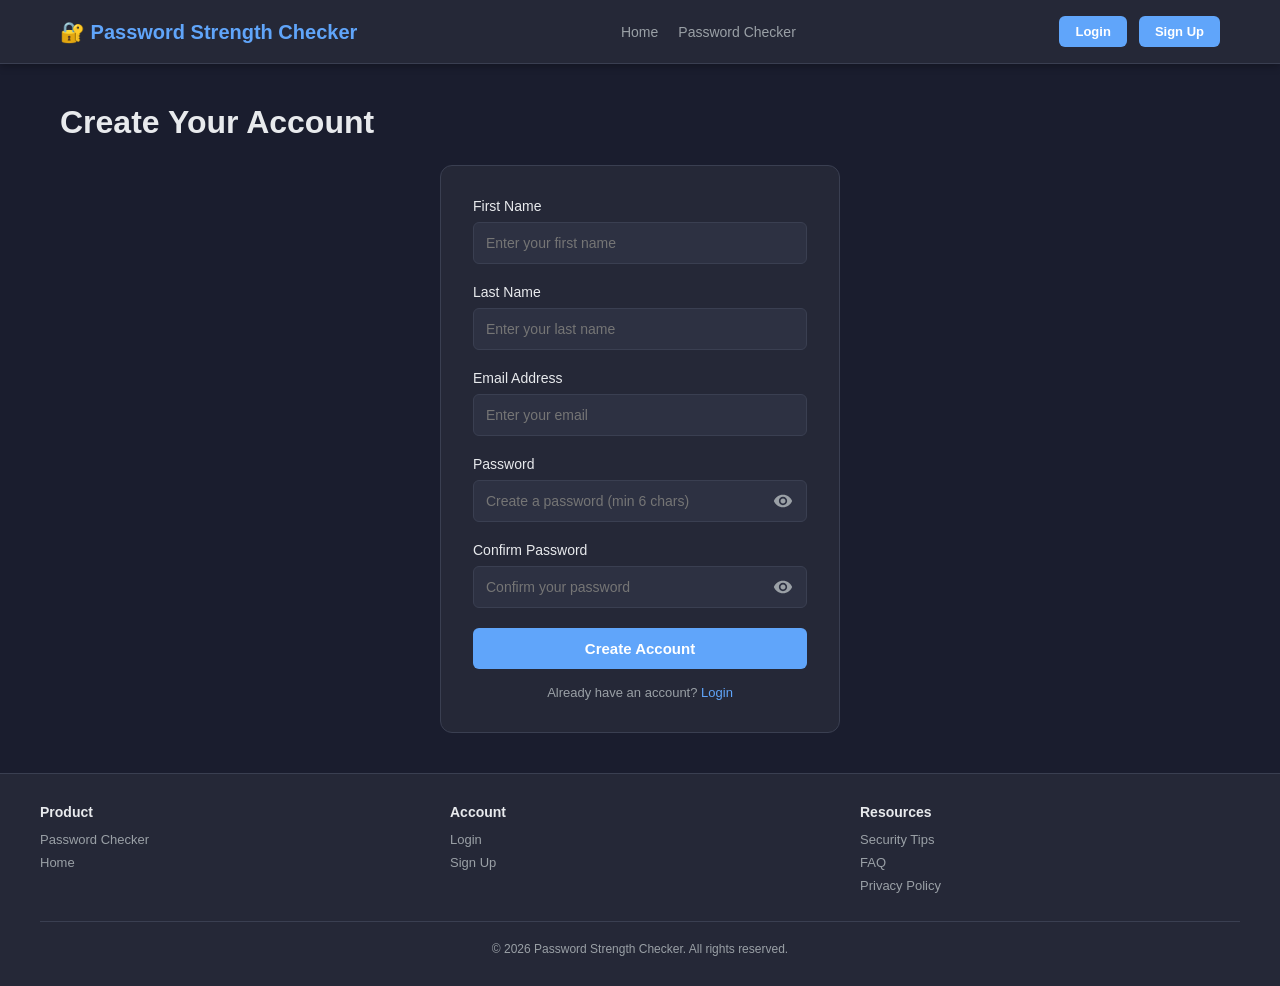
<file: PSC/signup.html>
<!DOCTYPE html>
<html lang="en">
<head>
    <meta charset="UTF-8">
    <meta name="viewport" content="width=device-width, initial-scale=1.0">
    <title>Sign Up - Password Strength Checker</title>
    <link rel="stylesheet" href="website-style.css">
</head>
<body>
<div class="decorative-blob"></div>

<!-- HEADER & NAVIGATION -->
<header class="website-header">
    <div class="header-container">
        <a href="index.html" class="logo">🔐 Password Strength Checker</a>
        <nav class="nav-links">
            <a href="index.html">Home</a>
            <a href="checker.html">Password Checker</a>
        </nav>
        <div class="auth-section">
            <!-- Populated by app.js -->
        </div>
    </div>
</header>

<!-- MAIN CONTENT -->
<main>
    <h1 class="page-title">Create Your Account</h1>
    
    <div class="form-container">
        <form id="signupForm">
            <div class="form-group">
                <label for="signupFirstName">First Name</label>
                <input type="text" id="signupFirstName" placeholder="Enter your first name" required>
            </div>

            <div class="form-group">
                <label for="signupLastName">Last Name</label>
                <input type="text" id="signupLastName" placeholder="Enter your last name" required>
            </div>

            <div class="form-group">
                <label for="signupEmail">Email Address</label>
                <input type="email" id="signupEmail" placeholder="Enter your email" required>
            </div>

            <div class="form-group">
                <label for="signupPassword">Password</label>
                <div class="password-field">
                    <input type="password" id="signupPassword" placeholder="Create a password (min 6 chars)" required>
                    <button type="button" class="toggle-password" id="toggleSignupPassword" aria-label="Show password">
                        <svg class="eye-icon" viewBox="0 0 24 24" aria-hidden="true">
                            <path class="eye-open" fill="currentColor" d="M12 4.5C7 4.5 2.73 7.61 1 12c1.73 4.39 6 7.5 11 7.5s9.27-3.11 11-7.5c-1.73-4.39-6-7.5-11-7.5zM12 17c-2.76 0-5-2.24-5-5s2.24-5 5-5 5 2.24 5 5-2.24 5-5 5zm0-8c-1.66 0-3 1.34-3 3s1.34 3 3 3 3-1.34 3-3-1.34-3-3-3z"/>
                            <path class="eye-closed" fill="currentColor" d="M12 7c2.76 0 5 2.24 5 5 0 .65-.13 1.26-.36 1.83l2.92 2.92c1.51-1.26 2.7-2.89 3.43-4.75-1.73-4.39-6-7.5-11-7.5-1.4 0-2.74.25-3.98.7l2.16 2.16C10.74 7.13 11.35 7 12 7zM2 4.27l2.28 2.28.46.46C3.08 8.3 1.78 10.02 1 12c1.73 4.39 6 7.5 11 7.5 1.55 0 3.03-.3 4.38-.84l.42.42L19.73 22 21 20.73 3.27 3 2 4.27zM7.53 9.8l1.55 1.55c-.05.21-.08.43-.08.65 0 1.66 1.34 3 3 3 .22 0 .44-.03.65-.08l1.55 1.55c-.67.33-1.41.53-2.2.53-2.76 0-5-2.24-5-5 0-.79.2-1.53.53-2.2zm4.31-.78l3.15 3.15.02-.16c0-1.66-1.34-3-3-3l-.17.01z"/>
                        </svg>
                    </button>
                </div>
            </div>

            <div class="form-group">
                <label for="signupPassword2">Confirm Password</label>
                <div class="password-field">
                    <input type="password" id="signupPassword2" placeholder="Confirm your password" required>
                    <button type="button" class="toggle-password" id="toggleSignupPassword2" aria-label="Show password">
                        <svg class="eye-icon" viewBox="0 0 24 24" aria-hidden="true">
                            <path class="eye-open" fill="currentColor" d="M12 4.5C7 4.5 2.73 7.61 1 12c1.73 4.39 6 7.5 11 7.5s9.27-3.11 11-7.5c-1.73-4.39-6-7.5-11-7.5zM12 17c-2.76 0-5-2.24-5-5s2.24-5 5-5 5 2.24 5 5-2.24 5-5 5zm0-8c-1.66 0-3 1.34-3 3s1.34 3 3 3 3-1.34 3-3-1.34-3-3-3z"/>
                            <path class="eye-closed" fill="currentColor" d="M12 7c2.76 0 5 2.24 5 5 0 .65-.13 1.26-.36 1.83l2.92 2.92c1.51-1.26 2.7-2.89 3.43-4.75-1.73-4.39-6-7.5-11-7.5-1.4 0-2.74.25-3.98.7l2.16 2.16C10.74 7.13 11.35 7 12 7zM2 4.27l2.28 2.28.46.46C3.08 8.3 1.78 10.02 1 12c1.73 4.39 6 7.5 11 7.5 1.55 0 3.03-.3 4.38-.84l.42.42L19.73 22 21 20.73 3.27 3 2 4.27zM7.53 9.8l1.55 1.55c-.05.21-.08.43-.08.65 0 1.66 1.34 3 3 3 .22 0 .44-.03.65-.08l1.55 1.55c-.67.33-1.41.53-2.2.53-2.76 0-5-2.24-5-5 0-.79.2-1.53.53-2.2zm4.31-.78l3.15 3.15.02-.16c0-1.66-1.34-3-3-3l-.17.01z"/>
                        </svg>
                    </button>
                </div>
            </div>

            <button type="submit" class="form-btn">Create Account</button>

            <div class="form-switch">
                Already have an account? <a href="login.html">Login</a>
            </div>
        </form>
    </div>
</main>

<!-- FOOTER -->
<footer class="website-footer">
    <div class="footer-container">
        <div class="footer-section">
            <h4>Product</h4>
            <a href="checker.html">Password Checker</a>
            <a href="index.html">Home</a>
        </div>
        <div class="footer-section">
            <h4>Account</h4>
            <a href="login.html">Login</a>
            <a href="signup.html">Sign Up</a>
        </div>
        <div class="footer-section">
            <h4>Resources</h4>
            <a href="#">Security Tips</a>
            <a href="#">FAQ</a>
            <a href="#">Privacy Policy</a>
        </div>
    </div>
    <div class="footer-bottom">
        <p>&copy; 2026 Password Strength Checker. All rights reserved.</p>
    </div>
</footer>

<script src="app.js"></script>
<script>
    document.addEventListener('DOMContentLoaded', () => {
        initializeSignupPage();
    });
</script>
</body>
</html>
</file>
<file: website-style.css>
:root{
    --bg-dark: #1a1d2e;
    --bg-card: #252837;
    --bg-input: #2d3142;
    --text-primary: #e8eaed;
    --text-secondary: #9aa0a6;
    --border: #3a3f51;
    --very-strong: #34d399;
    --strong: #60a5fa;
    --medium: #fbbf24;
    --weak: #f97316;
    --very-weak: #ef4444;
}

*{
    box-sizing: border-box;
    margin: 0;
    padding: 0;
}

html, body {
    height: 100%;
    font-family: 'Inter', -apple-system, BlinkMacSystemFont, 'Segoe UI', Roboto, sans-serif;
    background: var(--bg-dark);
    color: var(--text-primary);
}

body {
    display: flex;
    flex-direction: column;
    overflow-x: hidden;
}

/* ===== HEADER & NAVIGATION ===== */
.website-header {
    background: var(--bg-card);
    border-bottom: 1px solid var(--border);
    padding: 0;
    box-shadow: 0 2px 8px rgba(0, 0, 0, 0.3);
    position: sticky;
    top: 0;
    z-index: 1000;
}

.header-container {
    max-width: 1200px;
    margin: 0 auto;
    width: 100%;
    display: flex;
    justify-content: space-between;
    align-items: center;
    padding: 16px 20px;
}

.logo {
    font-size: 20px;
    font-weight: 700;
    color: var(--strong);
    text-decoration: none;
    display: flex;
    align-items: center;
    gap: 8px;
}

.logo:hover {
    color: var(--very-strong);
}

.nav-links {
    display: flex;
    gap: 20px;
    align-items: center;
    list-style: none;
}

.nav-links a, .nav-links button {
    color: var(--text-secondary);
    text-decoration: none;
    font-size: 14px;
    font-weight: 500;
    border: none;
    background: transparent;
    cursor: pointer;
    transition: color 0.3s;
}

.nav-links a:hover, .nav-links button:hover {
    color: var(--strong);
}

.nav-links a.active {
    color: var(--very-strong);
    border-bottom: 2px solid var(--very-strong);
    padding-bottom: 2px;
}

.auth-section {
    display: flex;
    gap: 12px;
    align-items: center;
}

.btn-small {
    padding: 8px 16px;
    background: var(--strong);
    color: #fff;
    border: none;
    border-radius: 6px;
    font-size: 13px;
    font-weight: 600;
    cursor: pointer;
    transition: all 0.3s;
}

.btn-small:hover {
    background: var(--very-strong);
    transform: translateY(-2px);
}

.btn-logout {
    background: var(--weak);
}

.btn-logout:hover {
    background: var(--very-weak);
}

.user-info {
    font-size: 13px;
    color: var(--text-secondary);
}

/* ===== MAIN CONTENT ===== */
main {
    flex: 1;
    width: 100%;
    max-width: 1200px;
    margin: 0 auto;
    padding: 40px 20px;
    animation: fadeIn 0.8s ease-out;
}

@keyframes fadeIn {
    from { opacity: 0; transform: translateY(10px); }
    to { opacity: 1; transform: translateY(0); }
}

@keyframes slideDown {
    from { opacity: 0; transform: translateY(-10px); }
    to { opacity: 1; transform: translateY(0); }
}

.page-title {
    font-size: 32px;
    font-weight: 700;
    margin-bottom: 24px;
    animation: slideDown 0.8s ease-out;
}

.decorative-blob {
    position: fixed;
    top: -80px;
    right: -80px;
    width: 220px;
    height: 220px;
    background: radial-gradient(circle at 30% 30%, var(--strong), var(--very-strong));
    border-radius: 50%;
    filter: blur(80px);
    z-index: -1;
    opacity: 0.3;
}

@media (prefers-reduced-motion: no-preference) {
    .decorative-blob {
        animation: drift 12s ease-in-out infinite alternate;
    }
}

@keyframes drift {
    to { transform: translateY(-30px) scale(1.02); }
}

/* ===== FOOTER ===== */
.website-footer {
    background: var(--bg-card);
    border-top: 1px solid var(--border);
    padding: 30px 20px;
    margin-top: auto;
}

.footer-container {
    max-width: 1200px;
    margin: 0 auto;
    width: 100%;
    display: grid;
    grid-template-columns: repeat(auto-fit, minmax(200px, 1fr));
    gap: 30px;
    margin-bottom: 20px;
}

.footer-section h4 {
    font-size: 14px;
    font-weight: 600;
    margin-bottom: 12px;
    color: var(--text-primary);
}

.footer-section a {
    display: block;
    font-size: 13px;
    color: var(--text-secondary);
    text-decoration: none;
    margin-bottom: 8px;
    transition: color 0.3s;
}

.footer-section a:hover {
    color: var(--strong);
}

.footer-bottom {
    max-width: 1200px;
    margin: 0 auto;
    width: 100%;
    padding-top: 20px;
    border-top: 1px solid var(--border);
    text-align: center;
    font-size: 12px;
    color: var(--text-secondary);
}

/* ===== HOME PAGE ===== */
.welcome-board {
    background: linear-gradient(135deg, rgba(52, 211, 153, 0.14), rgba(96, 165, 250, 0.16));
    border: 1px solid var(--border);
    border-radius: 12px;
    padding: 20px;
    margin-bottom: 28px;
    box-shadow: 0 8px 24px rgba(0, 0, 0, 0.2);
}

.welcome-board h2 {
    font-size: 24px;
    margin-bottom: 8px;
    color: var(--text-primary);
}

.welcome-board p {
    font-size: 15px;
    color: var(--text-secondary);
    line-height: 1.6;
}

.hero-section {
    display: grid;
    grid-template-columns: 1fr 1fr;
    gap: 40px;
    align-items: center;
    margin-bottom: 60px;
}

.hero-text h1 {
    font-size: 42px;
    font-weight: 700;
    margin-bottom: 16px;
}

.hero-text p {
    font-size: 16px;
    color: var(--text-secondary);
    margin-bottom: 24px;
    line-height: 1.6;
}

.btn-primary {
    display: inline-block;
    padding: 14px 32px;
    background: var(--strong);
    color: #fff;
    border: none;
    border-radius: 8px;
    font-size: 15px;
    font-weight: 600;
    cursor: pointer;
    transition: all 0.3s;
    text-decoration: none;
}

.btn-primary:hover {
    background: var(--very-strong);
    transform: translateY(-2px);
}

.features-grid {
    display: grid;
    grid-template-columns: repeat(auto-fit, minmax(250px, 1fr));
    gap: 20px;
    margin: 40px 0;
}

.feature-card {
    background: var(--bg-card);
    border: 1px solid var(--border);
    border-radius: 12px;
    padding: 20px;
    transition: all 0.3s;
}

.feature-card:hover {
    border-color: var(--strong);
    box-shadow: 0 4px 16px rgba(96, 165, 250, 0.1);
    transform: translateY(-4px);
}

.feature-card h3 {
    font-size: 16px;
    margin-bottom: 12px;
    color: var(--very-strong);
}

.feature-card p {
    font-size: 14px;
    color: var(--text-secondary);
    line-height: 1.6;
}

/* ===== PASSWORD STRENGTH CHECKER ===== */
.password-section {
    max-width: 600px;
    margin: 0 auto;
}

.input-wrap {
    display: flex;
    align-items: center;
    gap: 12px;
    background: var(--bg-input);
    padding: 12px 16px;
    margin: 24px 0;
    border-radius: 8px;
    border: 1px solid var(--border);
}

.input-wrap .icon {
    width: 20px;
    height: 20px;
    color: var(--text-secondary);
    flex-shrink: 0;
}

.input-wrap input {
    flex: 1;
    background: transparent;
    border: 0;
    outline: none;
    color: var(--text-primary);
    font-size: 15px;
}

.input-wrap input::placeholder {
    color: var(--text-secondary);
}

.input-wrap:focus-within {
    border-color: var(--strong);
}

.toggle-password {
    background: transparent;
    border: 0;
    padding: 6px;
    cursor: pointer;
    display: flex;
    align-items: center;
    border-radius: 4px;
    transition: background 0.2s;
}

.toggle-password:hover {
    background: rgba(255, 255, 255, 0.05);
}

.eye-icon {
    width: 20px;
    height: 20px;
    color: var(--text-secondary);
}

.eye-closed { display: none; }
.toggle-password.show-password .eye-open { display: none; }
.toggle-password.show-password .eye-closed { display: block; }

.strength-info {
    padding: 16px 0;
    display: flex;
    justify-content: space-between;
    align-items: center;
}

.strength-text {
    font-weight: 600;
    font-size: 16px;
    color: var(--text-primary);
}

.crack-time {
    font-size: 14px;
    color: var(--text-secondary);
}

.generate-btn {
    width: 100%;
    padding: 14px;
    background: var(--strong);
    border: 0;
    border-radius: 8px;
    color: #fff;
    font-size: 15px;
    font-weight: 600;
    cursor: pointer;
    display: flex;
    align-items: center;
    justify-content: center;
    gap: 8px;
    transition: all 0.3s;
    margin: 20px 0;
}

.generate-btn:hover {
    background: var(--very-strong);
    transform: translateY(-2px);
}

.generate-btn:active {
    transform: translateY(0);
}

.btn-icon {
    width: 18px;
    height: 18px;
    transition: transform 0.6s;
}

.generate-btn.spin .btn-icon {
    transform: rotate(360deg);
}

.copy-btn {
    width: 100%;
    padding: 14px;
    background: var(--medium);
    border: 0;
    border-radius: 8px;
    color: #fff;
    font-size: 15px;
    font-weight: 600;
    cursor: pointer;
    display: flex;
    align-items: center;
    justify-content: center;
    gap: 8px;
    transition: all 0.3s;
    margin: 0;
}

.copy-btn:hover {
    background: var(--strong);
    transform: translateY(-2px);
}

.copy-btn:active {
    transform: translateY(0);
}

.copy-container {
    padding: 16px 0;
    display: flex;
    justify-content: center;
    align-items: center;
}

.strength-table {
    margin-top: 40px;
    padding: 20px;
    background: var(--bg-card);
    border: 1px solid var(--border);
    border-radius: 12px;
}

.table-title {
    font-size: 18px;
    font-weight: 600;
    margin-bottom: 20px;
    color: var(--text-primary);
}

.strength-bars {
    display: flex;
    flex-direction: column;
    gap: 16px;
}

.strength-bar {
    position: relative;
    transition: all 0.3s;
}

.bar-fill {
    height: 36px;
    border-radius: 6px;
    transition: all 0.4s;
    position: relative;
    overflow: hidden;
    opacity: 0.4;
}

.bar-fill::before {
    content: "";
    position: absolute;
    inset: 0;
    background: linear-gradient(90deg, transparent, rgba(255, 255, 255, 0.15), transparent);
    transform: translateX(-100%);
    transition: transform 0.6s;
}

.strength-bar.active .bar-fill {
    opacity: 1;
}

.strength-bar.active .bar-fill::before {
    transform: translateX(100%);
}

.very-strong-bar { width: 100%; background: var(--very-strong); }
.strong-bar { width: 80%; background: var(--strong); }
.medium-bar { width: 60%; background: var(--medium); }
.weak-bar { width: 40%; background: var(--weak); }
.very-weak-bar { width: 20%; background: var(--very-weak); }

.bar-info {
    display: flex;
    justify-content: space-between;
    align-items: center;
    margin-top: 8px;
    padding: 0 8px;
}

.bar-label {
    font-size: 14px;
    font-weight: 600;
    color: var(--text-secondary);
    transition: color 0.3s;
}

.bar-time {
    font-size: 12px;
    color: var(--text-secondary);
    transition: all 0.3s;
}

.strength-bar.active .bar-label, .strength-bar.active .bar-time {
    color: var(--text-primary);
}

.strength-bar.active .bar-fill {
    box-shadow: 0 4px 16px rgba(0, 0, 0, 0.3);
}

.note {
    font-size: 13px;
    color: var(--text-secondary);
    text-align: center;
    margin-top: 20px;
}

/* ===== LOGIN/SIGNUP FORMS ===== */
.form-container {
    max-width: 400px;
    margin: 0 auto;
    background: var(--bg-card);
    border: 1px solid var(--border);
    border-radius: 12px;
    padding: 32px;
}

.form-group {
    margin-bottom: 20px;
}

/* Two-column layout for form fields */
.form-row {
    display: grid;
    grid-template-columns: 1fr 1fr;
    gap: 16px;
    margin-bottom: 20px;
}

.form-col {
    margin-bottom: 0;
}

.profile-container {
    max-width: 600px;
}

.profile-section-title {
    font-size: 18px;
    font-weight: 600;
    color: var(--strong);
    margin-bottom: 20px;
    margin-top: 20px;
    border-bottom: 1px solid var(--border);
    padding-bottom: 12px;
}

.form-hint {
    display: block;
    font-size: 12px;
    color: var(--text-secondary);
    margin-top: 6px;
}

.btn-secondary {
    background: var(--text-secondary);
}

.btn-secondary:hover {
    background: var(--text-primary);
    color: var(--bg-dark);
}

.form-group label {
    display: block;
    font-size: 14px;
    font-weight: 500;
    margin-bottom: 8px;
    color: var(--text-primary);
}

.form-group input {
    width: 100%;
    padding: 12px;
    background: var(--bg-input);
    border: 1px solid var(--border);
    border-radius: 6px;
    color: var(--text-primary);
    font-size: 14px;
    transition: border-color 0.3s;
}

.form-group input:focus {
    outline: none;
    border-color: var(--strong);
}

.password-field {
    position: relative;
}

.password-field input {
    padding-right: 44px;
}

.password-field .toggle-password {
    position: absolute;
    top: 50%;
    right: 10px;
    transform: translateY(-50%);
    padding: 4px;
}

.form-btn {
    width: 100%;
    padding: 12px;
    background: var(--strong);
    color: #fff;
    border: none;
    border-radius: 6px;
    font-size: 15px;
    font-weight: 600;
    cursor: pointer;
    transition: all 0.3s;
}

.form-btn:hover {
    background: var(--very-strong);
    transform: translateY(-2px);
}

.form-switch {
    text-align: center;
    margin-top: 16px;
    font-size: 13px;
    color: var(--text-secondary);
}

.form-switch a {
    color: var(--strong);
    text-decoration: none;
}

.form-switch a:hover {
    color: var(--very-strong);
}

/* ===== SETTINGS PAGE ===== */
.settings-container {
    max-width: 600px;
    margin: 0 auto;
}

.settings-section {
    background: var(--bg-card);
    border: 1px solid var(--border);
    border-radius: 12px;
    padding: 24px;
    margin-bottom: 24px;
}

.settings-section h3 {
    font-size: 16px;
    font-weight: 600;
    margin-bottom: 16px;
    color: var(--text-primary);
}

.setting-item {
    margin-bottom: 20px;
    padding-bottom: 20px;
    border-bottom: 1px solid var(--border);
}

.setting-item:last-child {
    margin-bottom: 0;
    padding-bottom: 0;
    border-bottom: none;
}

.setting-label {
    display: block;
    font-size: 14px;
    font-weight: 500;
    margin-bottom: 8px;
    color: var(--text-primary);
}

.setting-description {
    font-size: 12px;
    color: var(--text-secondary);
    margin-bottom: 8px;
}

.setting-input {
    width: 100%;
    max-width: 300px;
    padding: 10px;
    background: var(--bg-input);
    border: 1px solid var(--border);
    border-radius: 6px;
    color: var(--text-primary);
    font-size: 14px;
}

.setting-toggle {
    display: flex;
    align-items: center;
    gap: 12px;
}

.toggle-switch {
    width: 50px;
    height: 28px;
    background: var(--border);
    border-radius: 14px;
    cursor: pointer;
    position: relative;
    transition: background 0.3s;
}

.toggle-switch.active {
    background: var(--strong);
}

.toggle-slider {
    position: absolute;
    top: 2px;
    left: 2px;
    width: 24px;
    height: 24px;
    background: #fff;
    border-radius: 12px;
    transition: left 0.3s;
}

.toggle-switch.active .toggle-slider {
    left: 24px;
}

/* ===== HISTORY PAGE ===== */
.history-container {
    max-width: 800px;
    margin: 0 auto;
}

.history-controls {
    display: flex;
    gap: 12px;
    margin-bottom: 24px;
}

.history-controls button {
    padding: 10px 16px;
    background: var(--bg-card);
    color: var(--text-primary);
    border: 1px solid var(--border);
    border-radius: 6px;
    font-size: 13px;
    cursor: pointer;
    transition: all 0.3s;
}

.history-controls button:hover, .history-controls button.active {
    background: var(--strong);
    color: #fff;
    border-color: var(--strong);
}

.history-list {
    display: flex;
    flex-direction: column;
    gap: 16px;
}

.history-item {
    background: var(--bg-card);
    border: 1px solid var(--border);
    border-radius: 8px;
    padding: 16px;
    display: grid;
    grid-template-columns: 1fr auto auto;
    gap: 16px;
    align-items: center;
}

.history-info h4 {
    font-size: 14px;
    font-weight: 600;
    margin-bottom: 4px;
    color: var(--text-primary);
    word-break: break-all;
}

.history-info p {
    font-size: 12px;
    color: var(--text-secondary);
}

.history-strength {
    padding: 8px 12px;
    background: var(--bg-input);
    border-radius: 6px;
    font-size: 12px;
    font-weight: 600;
}

.history-actions {
    display: flex;
    gap: 8px;
}

.history-actions button {
    padding: 8px 12px;
    background: var(--bg-input);
    border: 1px solid var(--border);
    border-radius: 6px;
    color: var(--text-secondary);
    font-size: 12px;
    cursor: pointer;
    transition: all 0.3s;
}

.history-actions button:hover {
    background: var(--strong);
    color: #fff;
}

.empty-history {
    text-align: center;
    padding: 40px 20px;
    color: var(--text-secondary);
}

.empty-history p {
    font-size: 16px;
    margin-bottom: 12px;
}

/* ===== RESPONSIVE ===== */
@media (max-width: 768px) {
    .header-container {
        flex-direction: column;
        gap: 12px;
        padding: 12px 16px;
    }

    .nav-links {
        width: 100%;
        flex-wrap: wrap;
        justify-content: center;
        gap: 12px;
    }

    .hero-section {
        grid-template-columns: 1fr;
        gap: 20px;
    }

    .hero-text h1 {
        font-size: 32px;
    }

    main {
        padding: 24px 16px;
    }

    .page-title {
        font-size: 24px;
    }

    .history-item {
        grid-template-columns: 1fr;
    }

    .features-grid {
        grid-template-columns: 1fr;
    }
}

@media (max-width: 768px) {
    .form-row {
        grid-template-columns: 1fr;
        gap: 16px;
    }

    .profile-container {
        max-width: 100%;
    }
}

@media (max-width: 480px) {
    .page-title {
        font-size: 20px;
    }

    .form-container {
        padding: 20px;
    }

    .hero-text h1 {
        font-size: 24px;
    }

    .nav-links {
        gap: 8px;
        font-size: 12px;
    }

    .btn-small {
        padding: 6px 12px;
        font-size: 12px;
    }
}

/* Additional small-screen refinements */
@media (max-width: 600px) {
    /* hide large decorative blob to avoid layout/overflow issues */
    .decorative-blob { display: none; }

    /* make primary CTAs full width for easy tapping */
    .btn-primary { display: inline-block; width: 100%; text-align: center; padding: 12px 18px; }

    /* stack hero features into a single column */
    .hero-features { display: grid; grid-template-columns: 1fr; gap: 14px; }

    /* ensure header buttons are easy to tap and wrap */
    .nav-links { justify-content: center; gap: 10px; }
}

@media (max-width: 360px) {
    /* extra small screens tweak */
    .header-container { padding: 10px 12px; }
    .logo { font-size: 16px; }
    .hero-text h1 { font-size: 20px; }
}
</file>
<file: PSC/website-style.css>
:root{
    --bg-dark: #1a1d2e;
    --bg-card: #252837;
    --bg-input: #2d3142;
    --text-primary: #e8eaed;
    --text-secondary: #9aa0a6;
    --border: #3a3f51;
    --very-strong: #34d399;
    --strong: #60a5fa;
    --medium: #fbbf24;
    --weak: #f97316;
    --very-weak: #ef4444;
}

*{
    box-sizing: border-box;
    margin: 0;
    padding: 0;
}

html, body {
    height: 100%;
    font-family: 'Inter', -apple-system, BlinkMacSystemFont, 'Segoe UI', Roboto, sans-serif;
    background: var(--bg-dark);
    color: var(--text-primary);
}

body {
    display: flex;
    flex-direction: column;
    overflow-x: hidden;
}

/* ===== HEADER & NAVIGATION ===== */
.website-header {
    background: var(--bg-card);
    border-bottom: 1px solid var(--border);
    padding: 0;
    box-shadow: 0 2px 8px rgba(0, 0, 0, 0.3);
    position: sticky;
    top: 0;
    z-index: 1000;
}

.header-container {
    max-width: 1200px;
    margin: 0 auto;
    width: 100%;
    display: flex;
    justify-content: space-between;
    align-items: center;
    padding: 16px 20px;
}

.logo {
    font-size: 20px;
    font-weight: 700;
    color: var(--strong);
    text-decoration: none;
    display: flex;
    align-items: center;
    gap: 8px;
}

.logo:hover {
    color: var(--very-strong);
}

.nav-links {
    display: flex;
    gap: 20px;
    align-items: center;
    list-style: none;
}

.nav-links a, .nav-links button {
    color: var(--text-secondary);
    text-decoration: none;
    font-size: 14px;
    font-weight: 500;
    border: none;
    background: transparent;
    cursor: pointer;
    transition: color 0.3s;
}

.nav-links a:hover, .nav-links button:hover {
    color: var(--strong);
}

.nav-links a.active {
    color: var(--very-strong);
    border-bottom: 2px solid var(--very-strong);
    padding-bottom: 2px;
}

.auth-section {
    display: flex;
    gap: 12px;
    align-items: center;
}

.btn-small {
    padding: 8px 16px;
    background: var(--strong);
    color: #fff;
    border: none;
    border-radius: 6px;
    font-size: 13px;
    font-weight: 600;
    cursor: pointer;
    transition: all 0.3s;
}

.btn-small:hover {
    background: var(--very-strong);
    transform: translateY(-2px);
}

.btn-logout {
    background: var(--weak);
}

.btn-logout:hover {
    background: var(--very-weak);
}

.user-info {
    font-size: 13px;
    color: var(--text-secondary);
}

/* ===== MAIN CONTENT ===== */
main {
    flex: 1;
    width: 100%;
    max-width: 1200px;
    margin: 0 auto;
    padding: 40px 20px;
    animation: fadeIn 0.8s ease-out;
}

@keyframes fadeIn {
    from { opacity: 0; transform: translateY(10px); }
    to { opacity: 1; transform: translateY(0); }
}

@keyframes slideDown {
    from { opacity: 0; transform: translateY(-10px); }
    to { opacity: 1; transform: translateY(0); }
}

.page-title {
    font-size: 32px;
    font-weight: 700;
    margin-bottom: 24px;
    animation: slideDown 0.8s ease-out;
}

.decorative-blob {
    position: fixed;
    top: -80px;
    right: -80px;
    width: 220px;
    height: 220px;
    background: radial-gradient(circle at 30% 30%, var(--strong), var(--very-strong));
    border-radius: 50%;
    filter: blur(80px);
    z-index: -1;
    opacity: 0.3;
}

@media (prefers-reduced-motion: no-preference) {
    .decorative-blob {
        animation: drift 12s ease-in-out infinite alternate;
    }
}

@keyframes drift {
    to { transform: translateY(-30px) scale(1.02); }
}

/* ===== FOOTER ===== */
.website-footer {
    background: var(--bg-card);
    border-top: 1px solid var(--border);
    padding: 30px 20px;
    margin-top: auto;
}

.footer-container {
    max-width: 1200px;
    margin: 0 auto;
    width: 100%;
    display: grid;
    grid-template-columns: repeat(auto-fit, minmax(200px, 1fr));
    gap: 30px;
    margin-bottom: 20px;
}

.footer-section h4 {
    font-size: 14px;
    font-weight: 600;
    margin-bottom: 12px;
    color: var(--text-primary);
}

.footer-section a {
    display: block;
    font-size: 13px;
    color: var(--text-secondary);
    text-decoration: none;
    margin-bottom: 8px;
    transition: color 0.3s;
}

.footer-section a:hover {
    color: var(--strong);
}

.footer-bottom {
    max-width: 1200px;
    margin: 0 auto;
    width: 100%;
    padding-top: 20px;
    border-top: 1px solid var(--border);
    text-align: center;
    font-size: 12px;
    color: var(--text-secondary);
}

/* ===== HOME PAGE ===== */
.welcome-board {
    background: linear-gradient(135deg, rgba(52, 211, 153, 0.14), rgba(96, 165, 250, 0.16));
    border: 1px solid var(--border);
    border-radius: 12px;
    padding: 20px;
    margin-bottom: 28px;
    box-shadow: 0 8px 24px rgba(0, 0, 0, 0.2);
}

.welcome-board h2 {
    font-size: 24px;
    margin-bottom: 8px;
    color: var(--text-primary);
}

.welcome-board p {
    font-size: 15px;
    color: var(--text-secondary);
    line-height: 1.6;
}

.hero-section {
    display: grid;
    grid-template-columns: 1fr 1fr;
    gap: 40px;
    align-items: center;
    margin-bottom: 60px;
}

.hero-text h1 {
    font-size: 42px;
    font-weight: 700;
    margin-bottom: 16px;
}

.hero-text p {
    font-size: 16px;
    color: var(--text-secondary);
    margin-bottom: 24px;
    line-height: 1.6;
}

.btn-primary {
    display: inline-block;
    padding: 14px 32px;
    background: var(--strong);
    color: #fff;
    border: none;
    border-radius: 8px;
    font-size: 15px;
    font-weight: 600;
    cursor: pointer;
    transition: all 0.3s;
    text-decoration: none;
}

.btn-primary:hover {
    background: var(--very-strong);
    transform: translateY(-2px);
}

.features-grid {
    display: grid;
    grid-template-columns: repeat(auto-fit, minmax(250px, 1fr));
    gap: 20px;
    margin: 40px 0;
}

.feature-card {
    background: var(--bg-card);
    border: 1px solid var(--border);
    border-radius: 12px;
    padding: 20px;
    transition: all 0.3s;
}

.feature-card:hover {
    border-color: var(--strong);
    box-shadow: 0 4px 16px rgba(96, 165, 250, 0.1);
    transform: translateY(-4px);
}

.feature-card h3 {
    font-size: 16px;
    margin-bottom: 12px;
    color: var(--very-strong);
}

.feature-card p {
    font-size: 14px;
    color: var(--text-secondary);
    line-height: 1.6;
}

/* ===== PASSWORD STRENGTH CHECKER ===== */
.password-section {
    max-width: 600px;
    margin: 0 auto;
}

.input-wrap {
    display: flex;
    align-items: center;
    gap: 12px;
    background: var(--bg-input);
    padding: 12px 16px;
    margin: 24px 0;
    border-radius: 8px;
    border: 1px solid var(--border);
}

.input-wrap .icon {
    width: 20px;
    height: 20px;
    color: var(--text-secondary);
    flex-shrink: 0;
}

.input-wrap input {
    flex: 1;
    background: transparent;
    border: 0;
    outline: none;
    color: var(--text-primary);
    font-size: 15px;
}

.input-wrap input::placeholder {
    color: var(--text-secondary);
}

.input-wrap:focus-within {
    border-color: var(--strong);
}

.toggle-password {
    background: transparent;
    border: 0;
    padding: 6px;
    cursor: pointer;
    display: flex;
    align-items: center;
    border-radius: 4px;
    transition: background 0.2s;
}

.toggle-password:hover {
    background: rgba(255, 255, 255, 0.05);
}

.eye-icon {
    width: 20px;
    height: 20px;
    color: var(--text-secondary);
}

.eye-closed { display: none; }
.toggle-password.show-password .eye-open { display: none; }
.toggle-password.show-password .eye-closed { display: block; }

.strength-info {
    padding: 16px 0;
    display: flex;
    justify-content: space-between;
    align-items: center;
}

.strength-text {
    font-weight: 600;
    font-size: 16px;
    color: var(--text-primary);
}

.crack-time {
    font-size: 14px;
    color: var(--text-secondary);
}

.generate-btn {
    width: 100%;
    padding: 14px;
    background: var(--strong);
    border: 0;
    border-radius: 8px;
    color: #fff;
    font-size: 15px;
    font-weight: 600;
    cursor: pointer;
    display: flex;
    align-items: center;
    justify-content: center;
    gap: 8px;
    transition: all 0.3s;
    margin: 20px 0;
}

.generate-btn:hover {
    background: var(--very-strong);
    transform: translateY(-2px);
}

.generate-btn:active {
    transform: translateY(0);
}

.btn-icon {
    width: 18px;
    height: 18px;
    transition: transform 0.6s;
}

.generate-btn.spin .btn-icon {
    transform: rotate(360deg);
}

.copy-btn {
    width: 100%;
    padding: 14px;
    background: var(--medium);
    border: 0;
    border-radius: 8px;
    color: #fff;
    font-size: 15px;
    font-weight: 600;
    cursor: pointer;
    display: flex;
    align-items: center;
    justify-content: center;
    gap: 8px;
    transition: all 0.3s;
    margin: 0;
}

.copy-btn:hover {
    background: var(--strong);
    transform: translateY(-2px);
}

.copy-btn:active {
    transform: translateY(0);
}

.copy-container {
    padding: 16px 0;
    display: flex;
    justify-content: center;
    align-items: center;
}

.strength-table {
    margin-top: 40px;
    padding: 20px;
    background: var(--bg-card);
    border: 1px solid var(--border);
    border-radius: 12px;
}

.table-title {
    font-size: 18px;
    font-weight: 600;
    margin-bottom: 20px;
    color: var(--text-primary);
}

.strength-bars {
    display: flex;
    flex-direction: column;
    gap: 16px;
}

.strength-bar {
    position: relative;
    transition: all 0.3s;
}

.bar-fill {
    height: 36px;
    border-radius: 6px;
    transition: all 0.4s;
    position: relative;
    overflow: hidden;
    opacity: 0.4;
}

.bar-fill::before {
    content: "";
    position: absolute;
    inset: 0;
    background: linear-gradient(90deg, transparent, rgba(255, 255, 255, 0.15), transparent);
    transform: translateX(-100%);
    transition: transform 0.6s;
}

.strength-bar.active .bar-fill {
    opacity: 1;
}

.strength-bar.active .bar-fill::before {
    transform: translateX(100%);
}

.very-strong-bar { width: 100%; background: var(--very-strong); }
.strong-bar { width: 80%; background: var(--strong); }
.medium-bar { width: 60%; background: var(--medium); }
.weak-bar { width: 40%; background: var(--weak); }
.very-weak-bar { width: 20%; background: var(--very-weak); }

.bar-info {
    display: flex;
    justify-content: space-between;
    align-items: center;
    margin-top: 8px;
    padding: 0 8px;
}

.bar-label {
    font-size: 14px;
    font-weight: 600;
    color: var(--text-secondary);
    transition: color 0.3s;
}

.bar-time {
    font-size: 12px;
    color: var(--text-secondary);
    transition: all 0.3s;
}

.strength-bar.active .bar-label, .strength-bar.active .bar-time {
    color: var(--text-primary);
}

.strength-bar.active .bar-fill {
    box-shadow: 0 4px 16px rgba(0, 0, 0, 0.3);
}

.note {
    font-size: 13px;
    color: var(--text-secondary);
    text-align: center;
    margin-top: 20px;
}

/* ===== LOGIN/SIGNUP FORMS ===== */
.form-container {
    max-width: 400px;
    margin: 0 auto;
    background: var(--bg-card);
    border: 1px solid var(--border);
    border-radius: 12px;
    padding: 32px;
}

.form-group {
    margin-bottom: 20px;
}

.form-group label {
    display: block;
    font-size: 14px;
    font-weight: 500;
    margin-bottom: 8px;
    color: var(--text-primary);
}

.form-group input {
    width: 100%;
    padding: 12px;
    background: var(--bg-input);
    border: 1px solid var(--border);
    border-radius: 6px;
    color: var(--text-primary);
    font-size: 14px;
    transition: border-color 0.3s;
}

.form-group input:focus {
    outline: none;
    border-color: var(--strong);
}

.password-field {
    position: relative;
}

.password-field input {
    padding-right: 44px;
}

.password-field .toggle-password {
    position: absolute;
    top: 50%;
    right: 10px;
    transform: translateY(-50%);
    padding: 4px;
}

.form-btn {
    width: 100%;
    padding: 12px;
    background: var(--strong);
    color: #fff;
    border: none;
    border-radius: 6px;
    font-size: 15px;
    font-weight: 600;
    cursor: pointer;
    transition: all 0.3s;
}

.form-btn:hover {
    background: var(--very-strong);
    transform: translateY(-2px);
}

.form-switch {
    text-align: center;
    margin-top: 16px;
    font-size: 13px;
    color: var(--text-secondary);
}

.form-switch a {
    color: var(--strong);
    text-decoration: none;
}

.form-switch a:hover {
    color: var(--very-strong);
}

/* ===== SETTINGS PAGE ===== */
.settings-container {
    max-width: 600px;
    margin: 0 auto;
}

.settings-section {
    background: var(--bg-card);
    border: 1px solid var(--border);
    border-radius: 12px;
    padding: 24px;
    margin-bottom: 24px;
}

.settings-section h3 {
    font-size: 16px;
    font-weight: 600;
    margin-bottom: 16px;
    color: var(--text-primary);
}

.setting-item {
    margin-bottom: 20px;
    padding-bottom: 20px;
    border-bottom: 1px solid var(--border);
}

.setting-item:last-child {
    margin-bottom: 0;
    padding-bottom: 0;
    border-bottom: none;
}

.setting-label {
    display: block;
    font-size: 14px;
    font-weight: 500;
    margin-bottom: 8px;
    color: var(--text-primary);
}

.setting-description {
    font-size: 12px;
    color: var(--text-secondary);
    margin-bottom: 8px;
}

.setting-input {
    width: 100%;
    max-width: 300px;
    padding: 10px;
    background: var(--bg-input);
    border: 1px solid var(--border);
    border-radius: 6px;
    color: var(--text-primary);
    font-size: 14px;
}

.setting-toggle {
    display: flex;
    align-items: center;
    gap: 12px;
}

.toggle-switch {
    width: 50px;
    height: 28px;
    background: var(--border);
    border-radius: 14px;
    cursor: pointer;
    position: relative;
    transition: background 0.3s;
}

.toggle-switch.active {
    background: var(--strong);
}

.toggle-slider {
    position: absolute;
    top: 2px;
    left: 2px;
    width: 24px;
    height: 24px;
    background: #fff;
    border-radius: 12px;
    transition: left 0.3s;
}

.toggle-switch.active .toggle-slider {
    left: 24px;
}

/* ===== HISTORY PAGE ===== */
.history-container {
    max-width: 800px;
    margin: 0 auto;
}

.history-controls {
    display: flex;
    gap: 12px;
    margin-bottom: 24px;
}

.history-controls button {
    padding: 10px 16px;
    background: var(--bg-card);
    color: var(--text-primary);
    border: 1px solid var(--border);
    border-radius: 6px;
    font-size: 13px;
    cursor: pointer;
    transition: all 0.3s;
}

.history-controls button:hover, .history-controls button.active {
    background: var(--strong);
    color: #fff;
    border-color: var(--strong);
}

.history-list {
    display: flex;
    flex-direction: column;
    gap: 16px;
}

.history-item {
    background: var(--bg-card);
    border: 1px solid var(--border);
    border-radius: 8px;
    padding: 16px;
    display: grid;
    grid-template-columns: 1fr auto auto;
    gap: 16px;
    align-items: center;
}

.history-info h4 {
    font-size: 14px;
    font-weight: 600;
    margin-bottom: 4px;
    color: var(--text-primary);
    word-break: break-all;
}

.history-info p {
    font-size: 12px;
    color: var(--text-secondary);
}

.history-strength {
    padding: 8px 12px;
    background: var(--bg-input);
    border-radius: 6px;
    font-size: 12px;
    font-weight: 600;
}

.history-actions {
    display: flex;
    gap: 8px;
}

.history-actions button {
    padding: 8px 12px;
    background: var(--bg-input);
    border: 1px solid var(--border);
    border-radius: 6px;
    color: var(--text-secondary);
    font-size: 12px;
    cursor: pointer;
    transition: all 0.3s;
}

.history-actions button:hover {
    background: var(--strong);
    color: #fff;
}

.empty-history {
    text-align: center;
    padding: 40px 20px;
    color: var(--text-secondary);
}

.empty-history p {
    font-size: 16px;
    margin-bottom: 12px;
}

/* ===== RESPONSIVE ===== */
@media (max-width: 768px) {
    .header-container {
        flex-direction: column;
        gap: 12px;
        padding: 12px 16px;
    }

    .nav-links {
        width: 100%;
        flex-wrap: wrap;
        justify-content: center;
        gap: 12px;
    }

    .hero-section {
        grid-template-columns: 1fr;
        gap: 20px;
    }

    .hero-text h1 {
        font-size: 32px;
    }

    main {
        padding: 24px 16px;
    }

    .page-title {
        font-size: 24px;
    }

    .history-item {
        grid-template-columns: 1fr;
    }

    .features-grid {
        grid-template-columns: 1fr;
    }
}

@media (max-width: 480px) {
    .page-title {
        font-size: 20px;
    }

    .form-container {
        padding: 20px;
    }

    .hero-text h1 {
        font-size: 24px;
    }

    .nav-links {
        gap: 8px;
        font-size: 12px;
    }

    .btn-small {
        padding: 6px 12px;
        font-size: 12px;
    }
}

/* Additional small-screen refinements */
@media (max-width: 600px) {
    /* hide large decorative blob to avoid layout/overflow issues */
    .decorative-blob { display: none; }

    /* make primary CTAs full width for easy tapping */
    .btn-primary { display: inline-block; width: 100%; text-align: center; padding: 12px 18px; }

    /* stack hero features into a single column */
    .hero-features { display: grid; grid-template-columns: 1fr; gap: 14px; }

    /* ensure header buttons are easy to tap and wrap */
    .nav-links { justify-content: center; gap: 10px; }
}

@media (max-width: 360px) {
    /* extra small screens tweak */
    .header-container { padding: 10px 12px; }
    .logo { font-size: 16px; }
    .hero-text h1 { font-size: 20px; }
}
</file>
